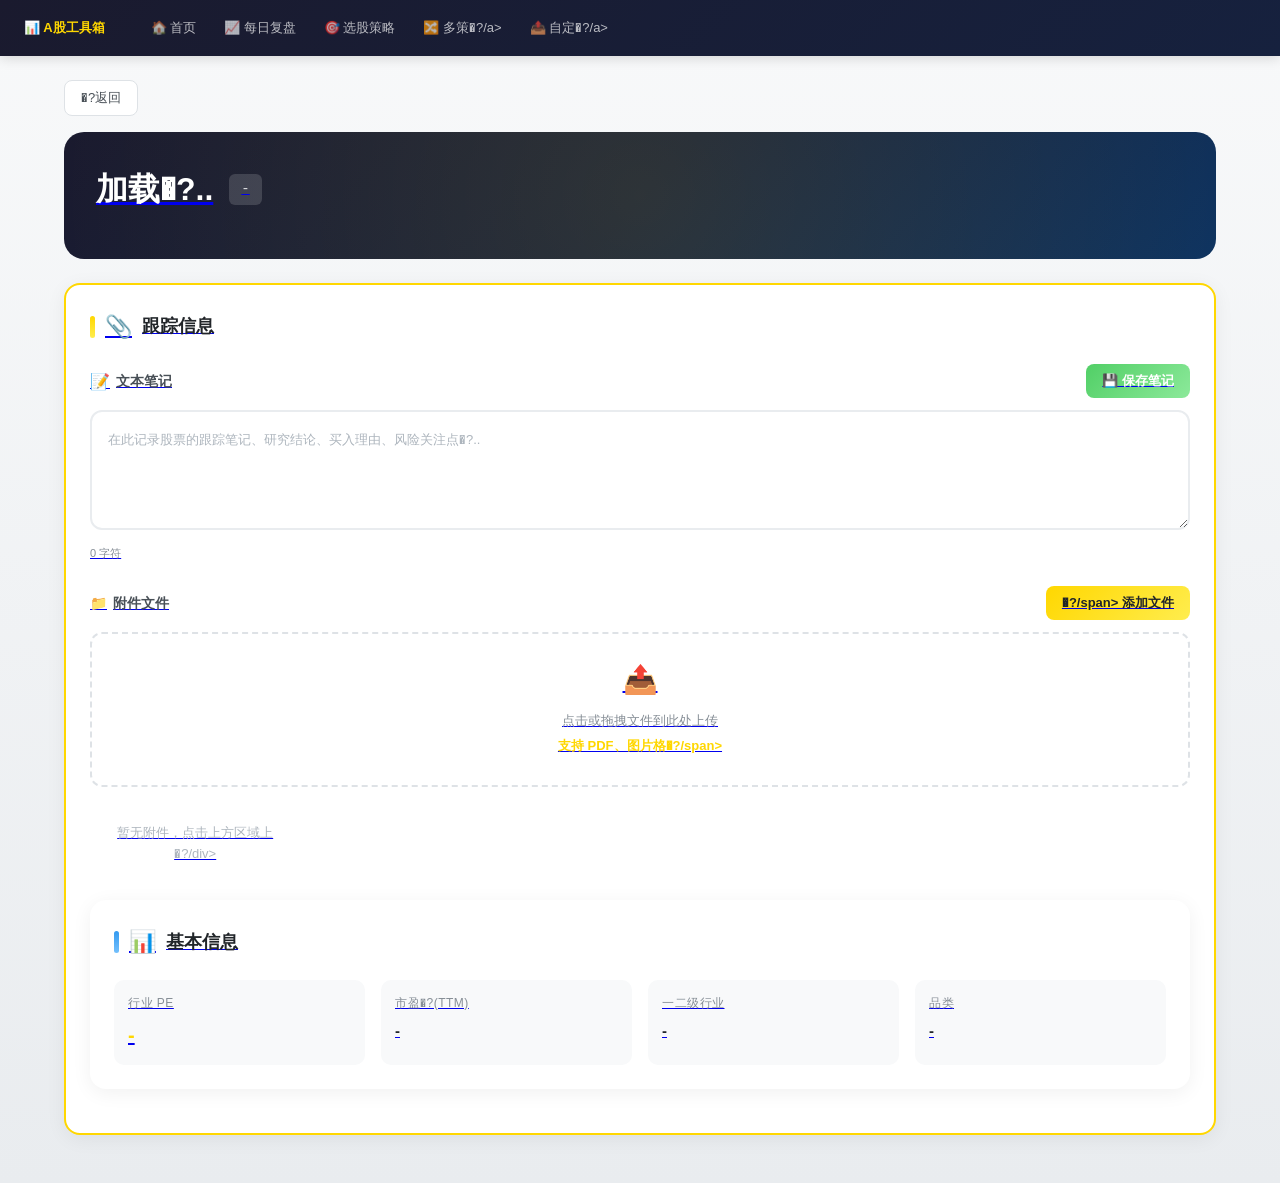
<file: stock_detail.html>
﻿<!DOCTYPE html>
<html lang="zh-CN">
<head>
<meta charset="UTF-8">
<meta name="viewport" content="width=device-width, initial-scale=1.0">
<title>股票详情</title>
<style>
* { box-sizing: border-box; margin: 0; padding: 0; }
body {
  font-family: -apple-system, BlinkMacSystemFont, "PingFang SC", "Microsoft YaHei", sans-serif;
  background: linear-gradient(180deg, #f8f9fa 0%, #e9ecef 100%);
  min-height: 100vh;
  color: #212529;
  font-size: 14px;
  line-height: 1.6;
}
.top-nav {
  background: linear-gradient(135deg, #1a1a2e 0%, #16213e 100%);
  padding: 0 24px;
  display: flex;
  align-items: center;
  height: 56px;
  position: sticky;
  top: 0;
  z-index: 100;
  box-shadow: 0 2px 12px rgba(0,0,0,0.15);
}
.top-nav a {
  color: rgba(255,255,255,0.7);
  text-decoration: none;
  font-size: 13px;
  padding: 6px 14px;
  border-radius: 6px;
  transition: all 0.2s;
  display: inline-flex;
  align-items: center;
  gap: 6px;
}
.top-nav a:hover { color: #fff; background: rgba(255,255,255,0.1); }
.nav-brand { font-size: 16px; font-weight: 700; color: #ffd700 !important; margin-right: 32px; display: flex; align-items: center; gap: 8px; padding: 0 !important; }
.nav-brand:hover { background: transparent !important; }
.nav-spacer { flex: 1; }
.container { max-width: 1200px; margin: 0 auto; padding: 24px; }

/* 股票头部 */
.stock-header {
  background: linear-gradient(135deg, #1a1a2e 0%, #16213e 50%, #0f3460 100%);
  border-radius: 20px;
  padding: 32px;
  margin-bottom: 24px;
  position: relative;
  overflow: hidden;
}
.stock-header::before { content: ''; position: absolute; top: -50%; left: -50%; width: 200%; height: 200%; background: radial-gradient(circle, rgba(255,215,0,0.1) 0%, transparent 50%); animation: pulse 4s ease-in-out infinite; }
@keyframes pulse { 0%, 100% { transform: scale(1); opacity: 0.5; } 50% { transform: scale(1.1); opacity: 0.8; } }
.stock-title { display: flex; align-items: center; gap: 16px; position: relative; }
.stock-title h1 { font-size: 32px; font-weight: 700; color: #fff; }
.stock-code { font-size: 14px; background: rgba(255,255,255,0.15); color: rgba(255,255,255,0.8); padding: 4px 12px; border-radius: 6px; font-family: 'SF Mono', 'Consolas', monospace; }
.stock-meta { display: flex; gap: 16px; margin-top: 12px; flex-wrap: wrap; position: relative; }
.stock-meta span { background: rgba(255,255,255,0.1); color: rgba(255,255,255,0.9); padding: 4px 12px; border-radius: 20px; font-size: 12px; }

/* 加载状�?*/
.loading-indicator { display: flex; align-items: center; gap: 8px; color: rgba(255,255,255,0.7); font-size: 13px; }
.loading-indicator .spinner { width: 16px; height: 16px; border: 2px solid rgba(255,255,255,0.3); border-top-color: #ffd700; border-radius: 50%; animation: spin 0.8s linear infinite; }
@keyframes spin { to { transform: rotate(360deg); } }

/* 跟踪信息模块 */
.tracking-section {
  background: #fff;
  border-radius: 16px;
  padding: 24px;
  margin-bottom: 24px;
  box-shadow: 0 4px 20px rgba(0,0,0,0.06);
  border: 2px solid #ffd700;
}
.section-title { font-size: 18px; font-weight: 700; color: #212529; margin-bottom: 20px; display: flex; align-items: center; gap: 10px; }
.section-title .icon { font-size: 22px; }
.section-title::before { content: ''; width: 5px; height: 22px; background: linear-gradient(180deg, #ffd700, #ffed4e); border-radius: 3px; }

/* 文本跟踪区域 */
.text-tracking { margin-bottom: 24px; }
.text-tracking-header { display: flex; align-items: center; justify-content: space-between; margin-bottom: 12px; }
.text-tracking-label { font-size: 14px; font-weight: 600; color: #495057; display: flex; align-items: center; gap: 6px; }
.text-tracking-label .icon { font-size: 16px; }
.save-text-btn { background: linear-gradient(135deg, #51cf66, #8ce99a); color: #fff; border: none; padding: 8px 16px; border-radius: 8px; font-size: 13px; font-weight: 600; cursor: pointer; display: flex; align-items: center; gap: 6px; transition: all 0.2s; }
.save-text-btn:hover { transform: translateY(-2px); box-shadow: 0 4px 12px rgba(81,207,102,0.3); }
.textarea-wrap { position: relative; }
.tracking-textarea { width: 100%; min-height: 120px; padding: 16px; border: 2px solid #e9ecef; border-radius: 12px; font-size: 13px; line-height: 1.8; resize: vertical; transition: border-color 0.2s; font-family: inherit; }
.tracking-textarea:focus { outline: none; border-color: #ffd700; }
.tracking-textarea::placeholder { color: #adb5bd; }
.text-meta { display: flex; justify-content: space-between; align-items: center; margin-top: 8px; font-size: 11px; color: #868e96; }
.text-meta .char-count {}

/* 文件上传区域 */
.file-tracking { margin-bottom: 16px; }
.file-tracking-header { display: flex; align-items: center; justify-content: space-between; margin-bottom: 12px; }
.file-tracking-label { font-size: 14px; font-weight: 600; color: #495057; display: flex; align-items: center; gap: 6px; }
.file-actions { display: flex; gap: 8px; }
.file-upload-btn { background: linear-gradient(135deg, #ffd700, #ffed4e); color: #212529; border: none; padding: 8px 16px; border-radius: 8px; font-size: 13px; font-weight: 600; cursor: pointer; display: flex; align-items: center; gap: 6px; transition: all 0.2s; }
.file-upload-btn:hover { transform: translateY(-2px); box-shadow: 0 4px 12px rgba(255,215,0,0.3); }
#file-input { display: none; }
.upload-area { border: 2px dashed #dee2e6; border-radius: 12px; padding: 24px; text-align: center; cursor: pointer; transition: all 0.2s; margin-bottom: 16px; }
.upload-area:hover { border-color: #ffd700; background: rgba(255,215,0,0.05); }
.upload-area .icon { font-size: 28px; margin-bottom: 8px; }
.upload-area p { color: #868e96; font-size: 13px; margin: 4px 0; }
.upload-area span { color: #ffd700; font-weight: 600; }

/* 文件列表 */
.tracking-list { display: grid; grid-template-columns: repeat(auto-fill, minmax(200px, 1fr)); gap: 12px; }
.tracking-item { background: #f8f9fa; border-radius: 10px; padding: 14px; display: flex; align-items: center; gap: 12px; cursor: pointer; transition: all 0.2s; border: 1px solid transparent; }
.tracking-item:hover { border-color: #ffd700; background: #fff; box-shadow: 0 4px 12px rgba(0,0,0,0.08); }
.tracking-item .thumb { width: 44px; height: 44px; border-radius: 8px; background: #e9ecef; display: flex; align-items: center; justify-content: center; font-size: 20px; flex-shrink: 0; }
.tracking-item .info { flex: 1; min-width: 0; }
.tracking-item .name { font-size: 12px; font-weight: 600; color: #212529; white-space: nowrap; overflow: hidden; text-overflow: ellipsis; margin-bottom: 2px; }
.tracking-item .date { font-size: 11px; color: #868e96; }
.tracking-item .delete-btn { width: 26px; height: 26px; border-radius: 50%; background: #fff; border: 1px solid #dee2e6; color: #868e96; font-size: 14px; cursor: pointer; display: flex; align-items: center; justify-content: center; transition: all 0.2s; flex-shrink: 0; }
.tracking-item .delete-btn:hover { background: #ff6b6b; color: #fff; border-color: #ff6b6b; }
.tracking-empty { text-align: center; padding: 20px; color: #adb5bd; font-size: 13px; }

/* 基本信息模块 */
.basic-section {
  background: #fff;
  border-radius: 16px;
  padding: 24px;
  margin-bottom: 20px;
  box-shadow: 0 4px 20px rgba(0,0,0,0.06);
}
.module-title { font-size: 18px; font-weight: 700; color: #212529; margin-bottom: 20px; display: flex; align-items: center; gap: 10px; }
.module-title .icon { font-size: 22px; }
.module-title::before { content: ''; width: 5px; height: 22px; background: linear-gradient(180deg, #339af0, #74c0fc); border-radius: 3px; }
.card-grid { display: grid; grid-template-columns: repeat(auto-fit, minmax(200px, 1fr)); gap: 16px; }
.info-item { padding: 14px; background: #f8f9fa; border-radius: 10px; }
.info-label { font-size: 12px; color: #868e96; margin-bottom: 6px; text-transform: uppercase; letter-spacing: 0.5px; }
.info-value { font-size: 15px; font-weight: 600; color: #212529; }
.info-value.highlight { color: #ffd700; font-size: 20px; }
.section-subtitle { font-size: 15px; font-weight: 600; color: #212529; margin-bottom: 14px; display: flex; align-items: center; gap: 8px; padding-left: 8px; border-left: 3px solid #dee2e6; }
.tag-cloud { display: flex; flex-wrap: wrap; gap: 6px; }
.concept-tag { background: linear-gradient(135deg, rgba(132,94,247,0.1), rgba(132,94,247,0.05)); color: #845ef7; border: 1px solid rgba(132,94,247,0.2); padding: 5px 12px; border-radius: 6px; font-size: 12px; transition: all 0.2s; cursor: pointer; }
.concept-tag:hover { background: #845ef7; color: #fff; }
.concept-tag.active { background: #845ef7; color: #fff; }

/* 同概念股票列�?*/
.related-stocks-list { display: flex; flex-direction: column; gap: 8px; }
.related-stock-item {
  display: flex;
  align-items: center;
  gap: 12px;
  padding: 12px 16px;
  background: #f8f9fa;
  border-radius: 10px;
  cursor: pointer;
  transition: all 0.2s;
  border: 1px solid transparent;
}
.related-stock-item:hover {
  background: #fff;
  border-color: #845ef7;
  transform: translateX(4px);
  box-shadow: 0 2px 8px rgba(132,94,247,0.15);
}
.related-stock-item .stock-name { font-weight: 600; color: #212529; flex: 1; }
.related-stock-item .stock-code { color: #6c757d; font-size: 12px; font-family: monospace; }
.related-stock-item .stock-strategies { font-size: 11px; color: #845ef7; background: rgba(132,94,247,0.1); padding: 3px 8px; border-radius: 4px; }
.related-empty { text-align: center; padding: 24px; color: #6c757d; }
.related-more { text-align: center; padding: 12px; color: #999; font-size: 12px; }
.content-box { background: #f8f9fa; border-radius: 10px; padding: 16px; font-size: 13px; color: #495057; line-height: 1.8; }
.content-scroll { max-height: 200px; overflow-y: auto; padding-right: 8px; }
.content-scroll::-webkit-scrollbar { width: 6px; }
.content-scroll::-webkit-scrollbar-thumb { background: #dee2e6; border-radius: 3px; }
.highlight-box { background: linear-gradient(135deg, rgba(255,215,0,0.1), rgba(255,237,78,0.05)); border: 1px solid rgba(255,215,0,0.3); border-radius: 10px; padding: 16px; }
.warning-box { background: linear-gradient(135deg, rgba(255,107,107,0.1), rgba(255,107,107,0.05)); border: 1px solid rgba(255,107,107,0.3); border-radius: 10px; padding: 16px; display: flex; align-items: flex-start; gap: 12px; }
.warning-box .icon { font-size: 20px; flex-shrink: 0; }
.warning-box .text { font-size: 13px; color: #c92a2a; line-height: 1.6; }
.back-btn { background: #fff; border: 1px solid #dee2e6; color: #495057; padding: 8px 16px; border-radius: 8px; cursor: pointer; font-size: 13px; display: inline-flex; align-items: center; gap: 6px; transition: all 0.2s; margin-bottom: 16px; }
.back-btn:hover { border-color: #ffd700; color: #ffd700; }

/* 模态框 */
.modal { display: none; position: fixed; top: 0; left: 0; right: 0; bottom: 0; background: rgba(0,0,0,0.85); z-index: 1000; justify-content: center; align-items: center; padding: 24px; }
.modal.show { display: flex; }
.modal-content { background: #fff; border-radius: 16px; max-width: 90vw; max-height: 90vh; overflow: auto; position: relative; }
.modal-close { position: absolute; top: 12px; right: 12px; width: 36px; height: 36px; border-radius: 50%; background: rgba(0,0,0,0.5); color: #fff; border: none; font-size: 20px; cursor: pointer; display: flex; align-items: center; justify-content: center; z-index: 10; }
.modal-close:hover { background: rgba(0,0,0,0.8); }
.modal img { max-width: 100%; max-height: 85vh; display: block; border-radius: 12px; }
.pdf-frame { width: 800px; height: 80vh; border: none; border-radius: 12px; }
.loading { text-align: center; padding: 48px; color: #868e96; }

/* 文本查看模态框 */
.text-viewer { padding: 24px; min-width: 400px; max-width: 700px; }
.text-viewer-header { display: flex; justify-content: space-between; align-items: center; margin-bottom: 16px; padding-bottom: 12px; border-bottom: 1px solid #dee2e6; }
.text-viewer-title { font-size: 16px; font-weight: 600; color: #212529; }
.text-viewer-date { font-size: 12px; color: #868e96; }
.text-viewer-content { background: #f8f9fa; border-radius: 10px; padding: 20px; max-height: 60vh; overflow-y: auto; font-size: 14px; line-height: 1.8; white-space: pre-wrap; word-break: break-all; }
.text-viewer-content::-webkit-scrollbar { width: 6px; }
.text-viewer-content::-webkit-scrollbar-thumb { background: #dee2e6; border-radius: 3px; }

@media (max-width: 768px) {
  .container { padding: 16px; }
  .stock-header { padding: 24px 16px; border-radius: 16px; }
  .stock-title h1 { font-size: 24px; }
  .card-grid { grid-template-columns: 1fr 1fr; }
  .tracking-list { grid-template-columns: 1fr; }
  .pdf-frame { width: 95vw; height: 70vh; }
  .text-viewer { min-width: 90vw; }
}
</style>
</head>
<body>
<nav class="top-nav">
  <a href="index.html" class="nav-brand">📊 A股工具箱</a>
  <a href="index.html">🏠 首页</a>
  <a href="市场复盘_20260430_v4.html">📈 每日复盘</a>
  <a href="选股策略_导航.html">🎯 选股策略</a>
  <a href="选股策略_多策�?html">🔀 多策�?/a>
  <a href="选股策略_自定义上�?html">📤 自定�?/a>
  <span class="nav-spacer"></span>
</nav>

<div class="container">
  <!-- 返回按钮 -->
  <button class="back-btn" onclick="window.close()">�?返回</button>

  <!-- 股票头部信息 -->
  <div class="stock-header">
    <div class="stock-title">
      <h1 id="stock-name">加载�?..</h1>
      <span class="stock-code" id="stock-code">-</span>
    </div>
    <div class="stock-meta" id="stock-meta">
      <div class="loading-indicator" id="loading-indicator" style="display:none;">
        <div class="spinner"></div>
        <span>正在加载详情...</span>
      </div>
    </div>
  </div>

  <!-- ========== 跟踪信息模块 ========== -->
  <div class="tracking-section">
    <div class="section-title"><span class="icon">📎</span>跟踪信息</div>
    
    <!-- 文本跟踪 -->
    <div class="text-tracking">
      <div class="text-tracking-header">
        <div class="text-tracking-label"><span class="icon">📝</span> 文本笔记</div>
        <button class="save-text-btn" onclick="saveText()">💾 保存笔记</button>
      </div>
      <div class="textarea-wrap">
        <textarea class="tracking-textarea" id="tracking-text" placeholder="在此记录股票的跟踪笔记、研究结论、买入理由、风险关注点�?.."></textarea>
      </div>
      <div class="text-meta">
        <span class="char-count" id="char-count">0 字符</span>
        <span id="last-save-time"></span>
      </div>
    </div>

    <!-- 文件上传 -->
    <div class="file-tracking">
      <div class="file-tracking-header">
        <div class="file-tracking-label"><span class="icon">📁</span> 附件文件</div>
        <div class="file-actions">
          <button class="file-upload-btn" onclick="document.getElementById('file-input').click()">
            <span>�?/span> 添加文件
          </button>
        </div>
      </div>
      <input type="file" id="file-input" accept=".pdf,.png,.jpg,.jpeg,.gif,.webp" multiple>
      <div class="upload-area" onclick="document.getElementById('file-input').click()">
        <div class="icon">📤</div>
        <p>点击或拖拽文件到此处上传</p>
        <p><span>支持 PDF、图片格�?/span></p>
      </div>
      <div class="tracking-list" id="tracking-list">
        <div class="tracking-empty">暂无附件，点击上方区域上�?/div>
      </div>
    </div>
  </div>

  <!-- ========== 基本信息模块 ========== -->
  <div class="basic-section">
    <div class="module-title"><span class="icon">📊</span>基本信息</div>
    
    <div class="card-grid">
      <div class="info-item">
        <div class="info-label">行业 PE</div>
        <div class="info-value highlight" id="val-industry-pe">-</div>
      </div>
      <div class="info-item">
        <div class="info-label">市盈�?(TTM)</div>
        <div class="info-value" id="val-pe">-</div>
      </div>
      <div class="info-item">
        <div class="info-label">一二级行业</div>
        <div class="info-value" id="val-industry">-</div>
      </div>
      <div class="info-item">
        <div class="info-label">品类</div>
        <div class="info-value" id="val-category">-</div>
      </div>
    </div>
  </div>

  <!-- 概念主题 -->
  <div class="basic-section" id="concept-section" style="display:none;">
    <div class="section-subtitle">概念和主�?<span style="font-size:12px;color:#999;">(点击查看同类股票)</span></div>
    <div class="tag-cloud" id="concept-tags"></div>
  </div>

  <!-- 同概念股�?-->
  <div class="basic-section" id="related-stocks-section" style="display:none;">
    <div class="section-subtitle" id="related-stocks-title">同概念股�?/div>
    <div class="related-stocks-list" id="related-stocks-list"></div>
  </div>

  <!-- 主营构成 -->
  <div class="basic-section" id="business-section" style="display:none;">
    <div class="section-subtitle">主营构成</div>
    <div class="content-box content-scroll" id="val-business-type">-</div>
  </div>

  <!-- 主营业务 -->
  <div class="basic-section" id="main-biz-section" style="display:none;">
    <div class="section-subtitle">主营业务</div>
    <div class="content-box content-scroll" id="val-main-business">-</div>
  </div>

  <!-- 公司亮点 -->
  <div class="basic-section" id="highlight-section" style="display:none;">
    <div class="section-subtitle">公司亮点</div>
    <div class="highlight-box" id="val-highlight">-</div>
  </div>

  <!-- 风险提示 -->
  <div class="basic-section" id="risk-section" style="display:none;">
    <div class="section-subtitle">风险提示</div>
    <div id="risk-container"></div>
  </div>
</div>

<!-- 查看大图/文档的模态框 -->
<div class="modal" id="preview-modal">
  <div class="modal-content" id="modal-content">
    <button class="modal-close" onclick="closeModal()">×</button>
    <div class="loading" id="modal-loading">加载�?..</div>
  </div>
</div>

<!-- 文本查看器模态框 -->
<div class="modal" id="text-modal">
  <div class="modal-content">
    <button class="modal-close" onclick="closeTextModal()">×</button>
    <div class="text-viewer">
      <div class="text-viewer-header">
        <span class="text-viewer-title">📝 笔记内容</span>
        <span class="text-viewer-date" id="text-viewer-date"></span>
      </div>
      <div class="text-viewer-content" id="text-viewer-content"></div>
    </div>
  </div>
</div>

<script>
// 股票数据
let stockInfo = null;
let trackingData = {};
let strategyData = null;  // 策略数据缓存
let conceptMapping = null;  // 概念映射缓存
let stockDetailIndex = null;  // 股票索引缓存
let currentConcept = '';    // 当前选中的概�?
// 获取股票代码
function getStockCode() {
  const params = new URLSearchParams(window.location.search);
  return params.get('code') || '';
}

// 缓存已加载的详情数据
const detailCache = {};

// 按需加载单个股票的详情数�?async function loadStockDetail(code) {
  if (detailCache[code]) {
    return detailCache[code];
  }
  
  document.getElementById('loading-indicator').style.display = 'flex';
  
  try {
    // 分片文件索引映射 (�?00条一个文�?
    const idx = parseInt(code) % 5500 / 100 | 0;
    const filename = `/stock_data/stock_detail_${String(idx).padStart(3, '0')}.json`;
    const res = await fetch(filename);
    const data = await res.json();
    
    const info = data[code];
    if (info) {
      detailCache[code] = info;
    }
    
    document.getElementById('loading-indicator').style.display = 'none';
    return info;
  } catch (e) {
    console.error('加载详情失败:', e);
    document.getElementById('loading-indicator').style.display = 'none';
    return null;
  }
}

// 加载策略数据
async function loadStrategyData() {
  if (strategyData) return;  // 已缓�?  try {
    const res = await fetch('/strategy_data.json');
    strategyData = await res.json();
  } catch (e) {
    console.error('加载策略数据失败:', e);
  }
}

// 加载概念映射
async function loadConceptMapping() {
  if (conceptMapping) return;  // 已缓�?  try {
    const res = await fetch('/concept_mapping.json?t=' + Date.now());
    conceptMapping = await res.json();
  } catch (e) {
    console.error('加载概念映射失败:', e);
    conceptMapping = {};
  }
}

// 加载股票数据（快速加载基本信息）
async function loadStockData() {
  const code = getStockCode();
  
  if (!code) {
    document.getElementById('stock-name').textContent = '未提供股票代�?;
    return;
  }
  
  try {
    // 先显示代码（快速）
    document.getElementById('stock-code').textContent = code;
    
    // 直接从项目目录加载基本信�?    const res = await fetch('/stock_detail_index.json');
    const index = await res.json();
    // 保存到缓存变�?    stockDetailIndex = index;
    
    const basicInfo = index[code];
    if (basicInfo) {
      document.getElementById('stock-name').textContent = basicInfo['名称'] || code;
      document.getElementById('val-industry-pe').textContent = basicInfo['行业PE'] || '-';
      document.getElementById('val-industry').textContent = basicInfo['一二级行业'] || '-';
    }
    
    // 加载跟踪数据（localStorage�?    loadTrackingData(code);

    // 异步加载策略数据和概念映�?    loadStrategyData();
    loadConceptMapping();
    
    // 异步加载完整详情
    const fullInfo = await loadStockDetail(code);
    if (fullInfo) {
      renderFullDetail(fullInfo);
    } else {
      document.getElementById('stock-name').textContent = basicInfo?.['名称'] || code + ' (部分数据)';
    }
    
  } catch (e) {
    console.error('加载数据失败:', e);
    document.getElementById('stock-name').textContent = '数据加载失败';
  }
}

// 渲染完整详情（按需加载后调用）
function renderFullDetail(info) {
  // 基本信息
  setVal('val-pe', info['市盈(TTM)'] || '-');
  setVal('val-category', info['品类'] || '-');
  
  // 概念标签
  const concepts = (info['概念和主�?] || '').split(/[,，、\s]+/).filter(Boolean);
  if (concepts.length > 0) {
    document.getElementById('concept-section').style.display = 'block';
    // 保存概念列表
    window.stockConcepts = concepts;
    // 保存当前股票代码
    window.currentStockCode = getStockCode();
    // 生成可点击的标签（先不显示数字）
    const tagHtml = concepts.map(c => {
      const count = conceptMapping && conceptMapping[c] ? conceptMapping[c].length : '...';
      return `<span class="concept-tag" data-concept="${c}">${c} (${count})</span>`;
    }).join('');
    document.getElementById('concept-tags').innerHTML = tagHtml;
    // 添加点击事件
    document.querySelectorAll('.concept-tag').forEach(tag => {
      tag.addEventListener('click', handleConceptClick);
    });
    
    // 如果概念映射还未加载，异步更新数�?    if (!conceptMapping) {
      loadConceptMapping().then(() => {
        updateConceptCounts(concepts);
      });
    }
  }
  
  // 主营构成
  if (info['主营构成']) {
    document.getElementById('business-section').style.display = 'block';
    setVal('val-business-type', info['主营构成']);
  }
  
  // 主营业务
  if (info['主营业务']) {
    document.getElementById('main-biz-section').style.display = 'block';
    setVal('val-main-business', info['主营业务']);
  }
  
  // 公司亮点
  if (info['公司亮点']) {
    document.getElementById('highlight-section').style.display = 'block';
    document.getElementById('val-highlight').textContent = info['公司亮点'];
  }
  
  // 风险提示
  if (info['风险提示']) {
    document.getElementById('risk-section').style.display = 'block';
    document.getElementById('risk-container').innerHTML = 
      `<div class="warning-box"><span class="icon">⚠️</span><span class="text">${info['风险提示']}</span></div>`;
  }
}

function setVal(id, val, extraClass = '') {
  const el = document.getElementById(id);
  if (el) {
    el.textContent = val || '-';
    if (extraClass) el.classList.add(extraClass);
  }
}

// ========== 跟踪数据管理 ==========
function getTrackingKey(code) {
  return `tracking_${code}`;
}

function loadTrackingData(code) {
  const stored = localStorage.getItem(getTrackingKey(code));
  trackingData = stored ? JSON.parse(stored) : { text: '', textDate: '', files: [] };
  
  // 渲染文本
  document.getElementById('tracking-text').value = trackingData.text || '';
  updateCharCount();
  updateLastSaveTime();
  
  // 渲染文件
  renderFileList();
}

function saveTrackingData() {
  const code = getStockCode();
  localStorage.setItem(getTrackingKey(code), JSON.stringify(trackingData));
}

// 文本跟踪
function saveText() {
  const text = document.getElementById('tracking-text').value;
  trackingData.text = text;
  trackingData.textDate = new Date().toLocaleString('zh-CN');
  saveTrackingData();
  updateLastSaveTime();
  alert('笔记已保存！');
}

function updateCharCount() {
  const text = document.getElementById('tracking-text').value;
  document.getElementById('char-count').textContent = `${text.length} 字符`;
}

function updateLastSaveTime() {
  const el = document.getElementById('last-save-time');
  if (trackingData.textDate) {
    el.textContent = `最后保�? ${trackingData.textDate}`;
  } else {
    el.textContent = '';
  }
}

function viewText() {
  if (!trackingData.text) {
    alert('暂无笔记内容');
    return;
  }
  document.getElementById('text-viewer-date').textContent = trackingData.textDate || '';
  document.getElementById('text-viewer-content').textContent = trackingData.text;
  document.getElementById('text-modal').classList.add('show');
}

function closeTextModal() {
  document.getElementById('text-modal').classList.remove('show');
}

// 文件管理
function renderFileList() {
  const list = document.getElementById('tracking-list');
  if (!trackingData.files || trackingData.files.length === 0) {
    list.innerHTML = '<div class="tracking-empty">暂无附件，点击上方区域上�?/div>';
    return;
  }
  list.innerHTML = trackingData.files.map((f, i) => `
    <div class="tracking-item" onclick="previewFile(${i})">
      <div class="thumb">${getFileIcon(f.type)}</div>
      <div class="info">
        <div class="name" title="${f.name}">${f.name}</div>
        <div class="date">${f.date}</div>
      </div>
      <button class="delete-btn" onclick="event.stopPropagation(); deleteFile(${i})">×</button>
    </div>
  `).join('');
}

function getFileIcon(type) {
  if (type.includes('pdf')) return '📄';
  if (type.includes('image')) return '🖼�?;
  return '📎';
}

function deleteFile(index) {
  if (confirm('确定要删除这个文件吗�?)) {
    trackingData.files.splice(index, 1);
    saveTrackingData();
    renderFileList();
  }
}

function handleFiles(files) {
  Array.from(files).forEach(file => {
    const reader = new FileReader();
    reader.onload = function(e) {
      const fileData = {
        name: file.name,
        type: file.type,
        data: e.target.result,
        date: new Date().toLocaleDateString()
      };
      if (!trackingData.files) trackingData.files = [];
      trackingData.files.push(fileData);
      saveTrackingData();
      renderFileList();
    };
    reader.readAsDataURL(file);
  });
}

function previewFile(index) {
  const file = trackingData.files[index];
  const modal = document.getElementById('preview-modal');
  const content = document.getElementById('modal-content');
  
  modal.classList.add('show');
  
  if (file.type.includes('image')) {
    content.innerHTML = `
      <button class="modal-close" onclick="closeModal()">×</button>
      <img src="${file.data}" alt="${file.name}">
    `;
  } else if (file.type.includes('pdf')) {
    content.innerHTML = `
      <button class="modal-close" onclick="closeModal()">×</button>
      <iframe class="pdf-frame" src="${file.data}"></iframe>
    `;
  } else {
    content.innerHTML = `
      <button class="modal-close" onclick="closeModal()">×</button>
      <div class="loading">无法预览此文件类�? ${file.name}</div>
    `;
  }
}

function closeModal() {
  document.getElementById('preview-modal').classList.remove('show');
}

// 文件上传事件
document.getElementById('file-input').addEventListener('change', function(e) {
  handleFiles(e.target.files);
  e.target.value = '';
});

// 文本输入监听
document.getElementById('tracking-text').addEventListener('input', updateCharCount);

// 拖拽上传
const uploadArea = document.querySelector('.upload-area');
uploadArea.addEventListener('dragover', function(e) {
  e.preventDefault();
  uploadArea.style.borderColor = '#ffd700';
  uploadArea.style.background = 'rgba(255,215,0,0.1)';
});
uploadArea.addEventListener('dragleave', function(e) {
  e.preventDefault();
  uploadArea.style.borderColor = '#dee2e6';
  uploadArea.style.background = '';
});
uploadArea.addEventListener('drop', function(e) {
  e.preventDefault();
  uploadArea.style.borderColor = '#dee2e6';
  uploadArea.style.background = '';
  handleFiles(e.dataTransfer.files);
});

// 初始�?loadStockData();

// 更新概念标签的数�?async function updateConceptCounts(concepts) {
  if (!conceptMapping) {
    await loadConceptMapping();
  }
  
  concepts.forEach(concept => {
    const tag = document.querySelector(`.concept-tag[data-concept="${concept}"]`);
    if (tag && conceptMapping[concept]) {
      const count = conceptMapping[concept].length;
      tag.textContent = `${concept} (${count})`;
    }
  });
}

// ========== 概念股票关联 ==========
// 处理概念标签点击
function handleConceptClick(e) {
  const concept = e.target.dataset.concept;
  const currentCode = window.currentStockCode;

  // 切换选中状�?  document.querySelectorAll('.concept-tag').forEach(tag => {
    tag.classList.remove('active');
  });
  e.target.classList.add('active');

  // 查找同概念的策略股票
  showRelatedStocks(concept, currentCode);
}

// 显示同概念股票（使用概念映射，高性能�?async function showRelatedStocks(concept, excludeCode) {
  const section = document.getElementById('related-stocks-section');
  const list = document.getElementById('related-stocks-list');
  const title = document.getElementById('related-stocks-title');
  // 确保策略数据已加载
  await loadStrategyData();
  
  if (!conceptMapping || !stockDetailIndex) {
    section.style.display = 'none';
    return;
  }
  
  // 从概念映射获取同概念的股票代码列�?  const codes = conceptMapping[concept] || [];
  const filteredCodes = codes.filter(c => c !== excludeCode);
  
  title.textContent = `"${concept}" 相关股票 (${filteredCodes.length}�?`;
  
  if (filteredCodes.length > 0) {
    section.style.display = 'block';
    
    // 构建股票列表HTML
    const stockHtml = filteredCodes.slice(0, 30).map(code => {
      const basicInfo = stockDetailIndex[code] || {};
      const name = basicInfo.name || code;
      
      // 查找策略信息
      let strategies = [];
      if (strategyData) {
        const s = strategyData.find(item => String(item.code).trim() === String(code).trim());
        if (s) {
          if (s.s1) strategies.push('持股增长');
          if (s.s2) strategies.push('盈利质量');
          if (s.s3) strategies.push('全速前进');
          if (s.s4) strategies.push('机构持股增长');
        }
      }
      
      return `<div class="related-stock-item" onclick="openStockDetail('${code}')">
        <span class="stock-name">${name}</span>
        <span class="stock-code">${code}</span>
        ${strategies.length > 0 ? `<span class="stock-strategies">${strategies.join('、')}</span>` : '<span class="stock-strategies" style="color:#999;">未命�?/span>'}
      </div>`;
    }).join('');
    
    list.innerHTML = stockHtml + (filteredCodes.length > 30 ? `<div class="related-more">还有 ${filteredCodes.length - 30} �?..</div>` : '');
  } else {
    section.style.display = 'block';
    list.innerHTML = '<div class="related-empty">暂无同概念股�?/div>';
  }
}

// 保留原函数以备需要（不再使用，因为概念映射已提供快速查找）
async function findRelatedByConcept(concept, excludeCode) {
  // 已重写为 showRelatedStocks() 使用 conceptMapping
  return [];
}

// 打开股票详情�?function openStockDetail(code) {
  window.open(`/stock_detail.html?code=${code}`, '_blank');
}
</script>
</body>
</html>
</file>
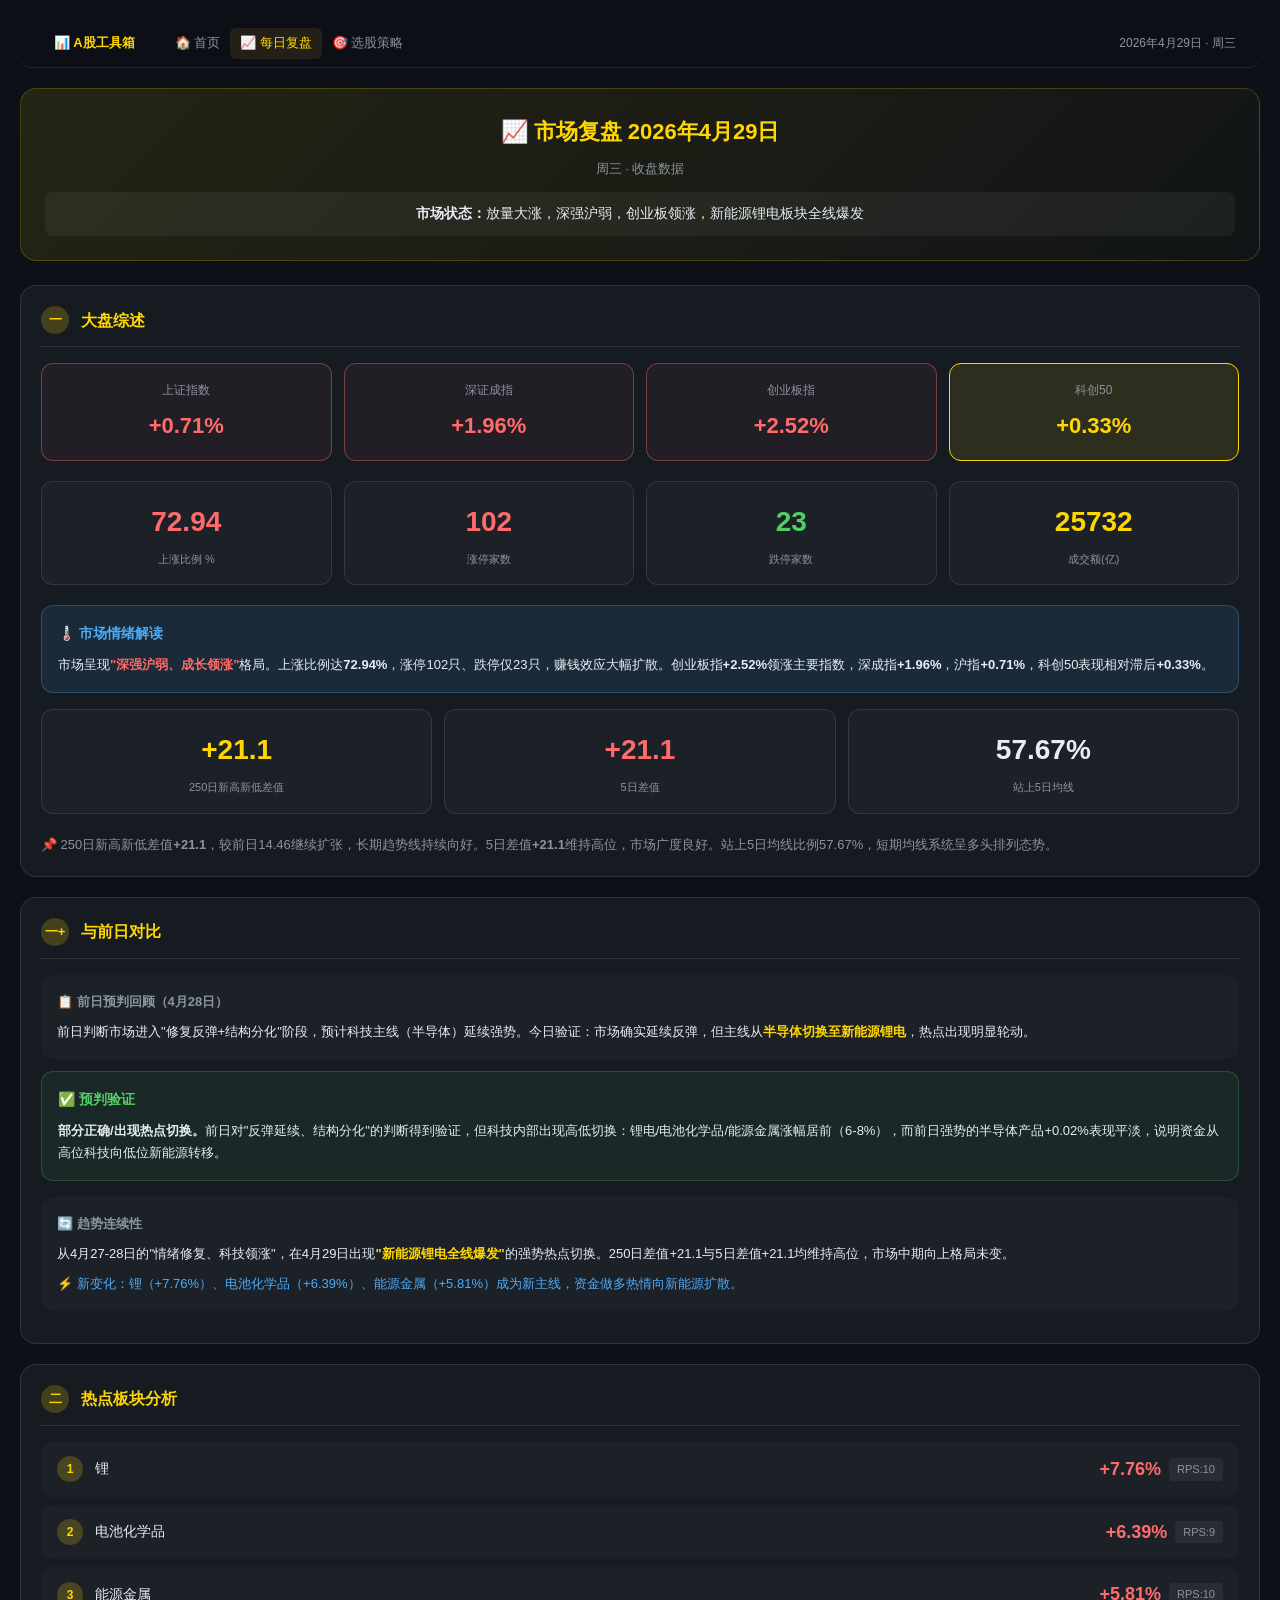
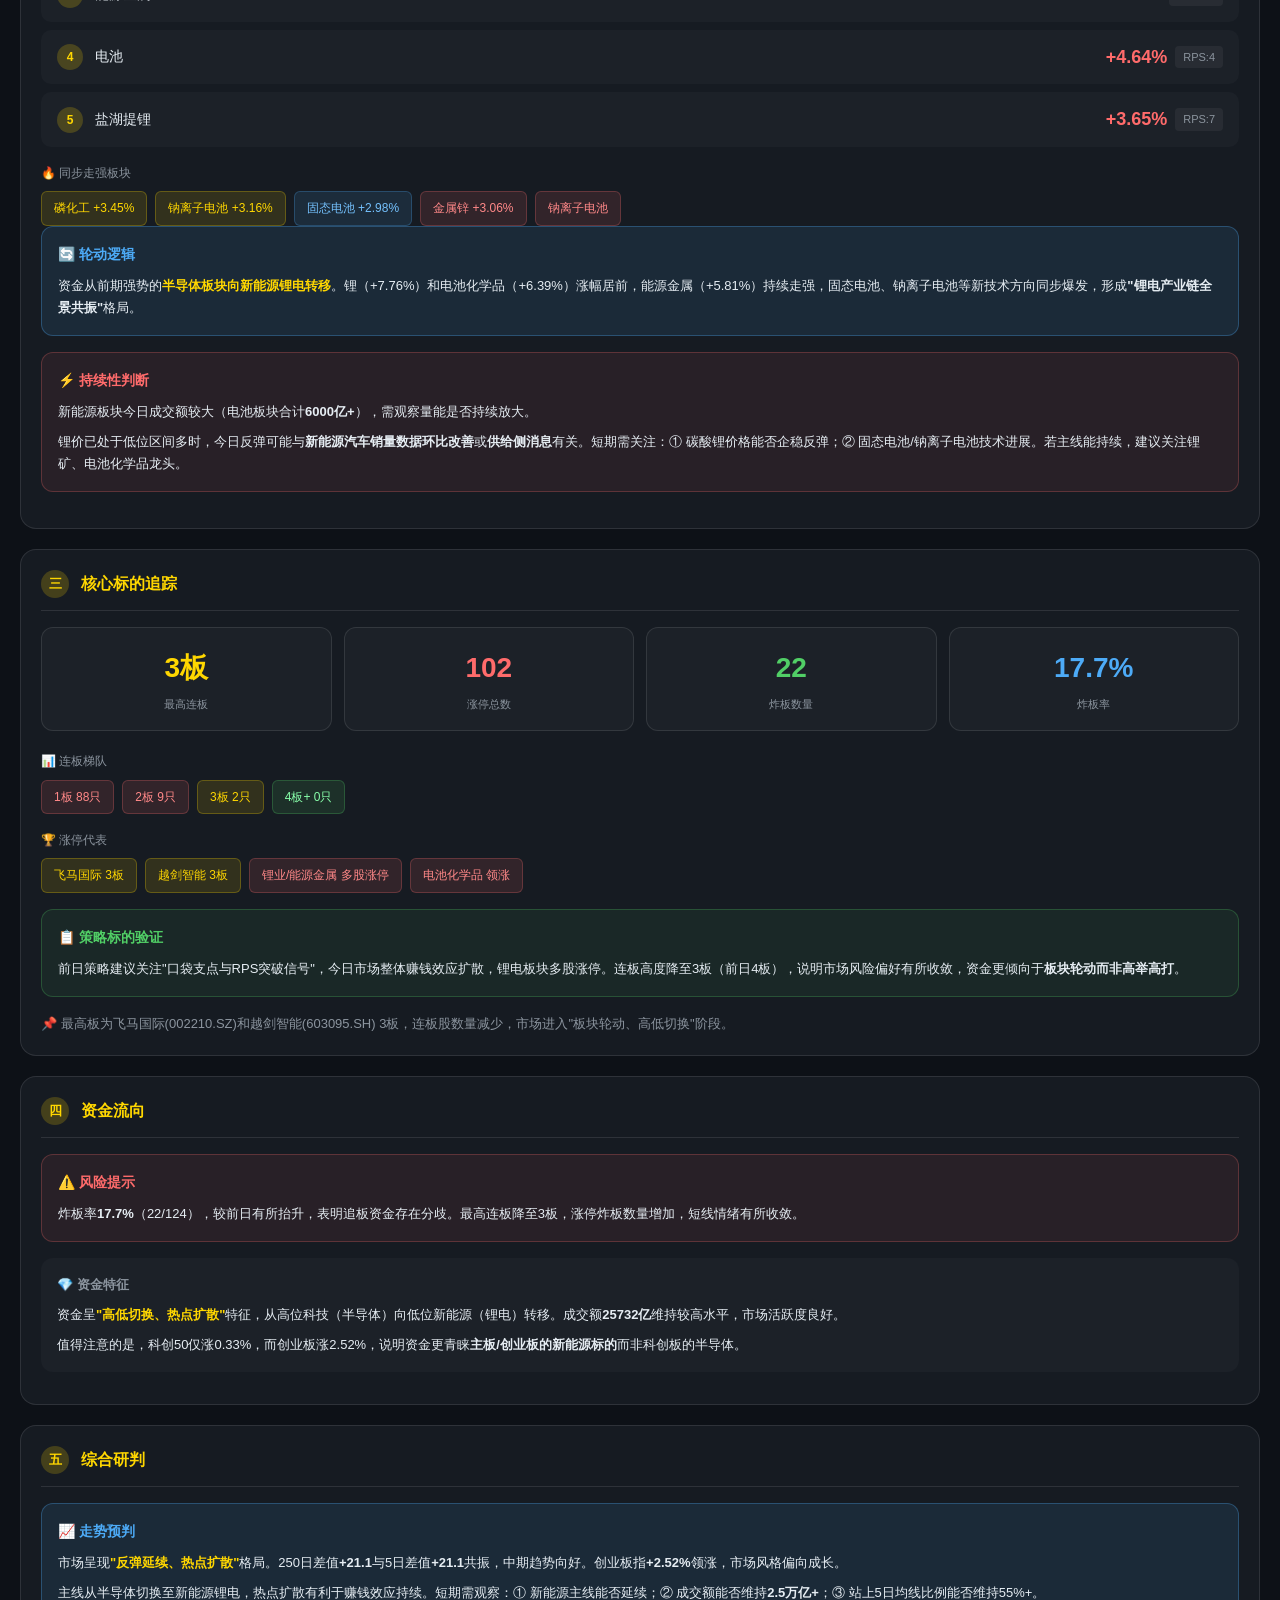
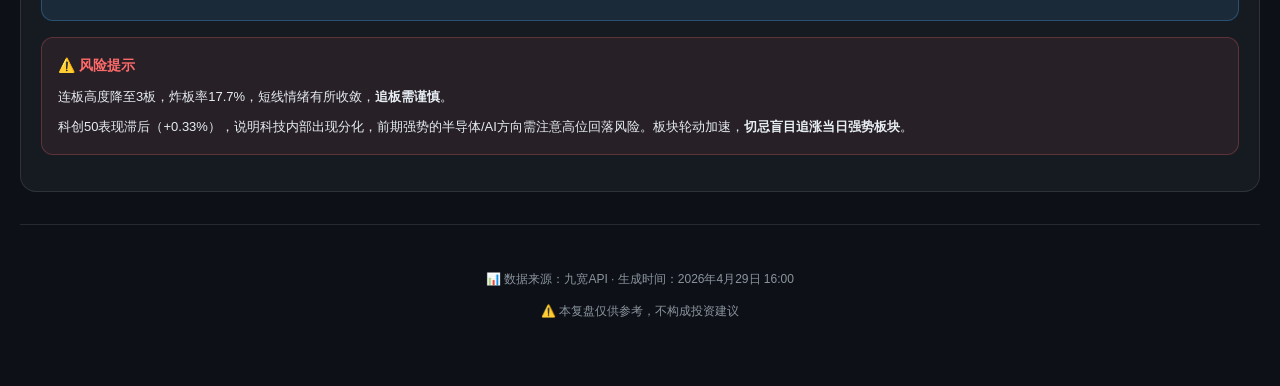
<file: 市场复盘_20260429_v3.html>
<!DOCTYPE html>
<html lang="zh-CN">
<head><meta charset="UTF-8"><title>市场复盘 2026年4月29日</title>
<style>
:root{
  --bg:#0d1117;--bg2:#161b22;--bg3:#1c2128;
  --gold:#ffd700;--red:#ff6b6b;--green:#51cf66;--blue:#4dabf7;--purple:#cc5de8;
  --text:#e6edf3;--sub:#8b949e;--border:rgba(255,255,255,0.1)
}
*{box-sizing:border-box}
body{font-family:-apple-system,'PingFang SC','Microsoft YaHei',sans-serif;background:var(--bg);color:var(--text);font-size:14px;line-height:1.7;margin:0;padding:20px}
.site-nav{background:rgba(13,17,23,.95);border-bottom:1px solid var(--border);padding:0 24px;display:flex;align-items:center;height:48px;border-radius:12px;margin-bottom:20px}
.site-nav a{color:var(--sub);text-decoration:none;font-size:13px;padding:4px 10px;border-radius:6px}
.site-nav a:hover{color:var(--text);background:rgba(255,255,255,.06)}
.site-nav a.active{color:var(--gold);background:rgba(240,180,41,.1)}
.nav-brand{font-weight:700;color:var(--gold)!important;margin-right:20px}
.nav-sep{flex:1}

.hero{text-align:center;padding:24px;background:linear-gradient(135deg,rgba(255,215,0,.1),rgba(255,215,0,.02));border:1px solid rgba(255,215,0,.2);border-radius:16px;margin-bottom:24px}
.hero h1{font-size:22px;font-weight:700;color:var(--gold);margin:0 0 8px}
.hero .date{color:var(--sub);font-size:13px}
.hero .status{margin-top:12px;padding:10px 20px;background:rgba(255,255,255,.05);border-radius:8px;font-size:14px}

.section{background:var(--bg2);border:1px solid var(--border);border-radius:16px;padding:20px;margin-bottom:20px}
.section-header{display:flex;align-items:center;gap:12px;margin-bottom:16px;padding-bottom:12px;border-bottom:1px solid var(--border)}
.section-icon{font-size:24px}
.section-title{font-size:16px;font-weight:700;color:var(--gold);margin:0}
.section-num{display:inline-block;width:28px;height:28px;line-height:28px;text-align:center;background:rgba(255,215,0,.2);color:var(--gold);border-radius:50%;font-size:13px;font-weight:700}

.idx-grid{display:grid;grid-template-columns:repeat(4,1fr);gap:12px;margin-bottom:20px}
.idx-card{text-align:center;padding:16px 12px;background:var(--bg3);border-radius:12px;border:1px solid var(--border);transition:all .2s}
.idx-card:hover{border-color:var(--gold);transform:translateY(-2px)}
.idx-card.up{border-color:rgba(255,107,107,.4);background:rgba(255,107,107,.05)}
.idx-card.down{border-color:rgba(81,207,102,.4);background:rgba(81,207,102,.05)}
.idx-card.highlight{border-color:var(--gold);background:rgba(255,215,0,.1)}
.idx-name{font-size:12px;color:var(--sub);margin-bottom:6px}
.idx-pct{font-size:22px;font-weight:800}
.idx-card.up .idx-pct{color:var(--red)}
.idx-card.down .idx-pct{color:var(--green)}
.idx-card.highlight .idx-pct{color:var(--gold)}

.emotion-row{display:grid;grid-template-columns:120px 1fr;gap:24px;align-items:center;margin-bottom:20px}
.emotion-score{text-align:center;padding:20px;background:var(--bg3);border-radius:12px}
.score-num{font-size:48px;font-weight:900;color:var(--gold);line-height:1}
.score-label{font-size:12px;color:var(--sub);margin-top:4px}
.score-change{font-size:13px;color:var(--green);margin-top:8px}
.emotion-bars{flex:1}
.bar-item{display:flex;align-items:center;gap:12px;margin-bottom:12px}
.bar-label{min-width:80px;font-size:12px;color:var(--sub)}
.bar-track{flex:1;height:10px;background:rgba(255,255,255,.1);border-radius:5px;overflow:hidden}
.bar-fill{height:100%;border-radius:5px}
.bar-value{min-width:50px;text-align:right;font-weight:600}

.stats-grid{display:grid;grid-template-columns:repeat(4,1fr);gap:12px;margin-bottom:20px}
.stat-card{text-align:center;padding:16px;background:var(--bg3);border-radius:12px;border:1px solid var(--border)}
.stat-val{font-size:28px;font-weight:800}
.stat-val.up{color:var(--red)}
.stat-val.down{color:var(--green)}
.stat-label{font-size:11px;color:var(--sub);margin-top:4px}

.highlight-box{padding:16px;background:rgba(77,171,247,.1);border:1px solid rgba(77,171,247,.3);border-radius:12px;margin-bottom:16px}
.highlight-box h4{color:var(--blue);margin:0 0 8px;font-size:14px}
.highlight-box p{margin:0;font-size:13px;line-height:1.7}

.warning-box{padding:16px;background:rgba(255,107,107,.08);border:1px solid rgba(255,107,107,.25);border-radius:12px;margin-bottom:16px}
.warning-box h4{color:var(--red);margin:0 0 8px;font-size:14px}
.warning-box p{margin:0;font-size:13px;line-height:1.7}

.success-box{padding:16px;background:rgba(81,207,102,.08);border:1px solid rgba(81,207,102,.25);border-radius:12px;margin-bottom:16px}
.success-box h4{color:var(--green);margin:0 0 8px;font-size:14px}
.success-box p{margin:0;font-size:13px;line-height:1.7}

.compare-block{padding:16px;background:var(--bg3);border-radius:12px;margin-bottom:12px}
.compare-block h4{color:var(--sub);margin:0 0 8px;font-size:13px;font-weight:600}
.compare-block p{margin:0;font-size:13px}

.sec-list{display:flex;flex-direction:column;gap:8px}
.sec-item{display:flex;align-items:center;padding:12px 16px;background:var(--bg3);border-radius:10px;transition:all .2s}
.sec-item:hover{background:rgba(255,255,255,.06)}
.sec-rank{width:26px;height:26px;line-height:26px;text-align:center;background:rgba(255,215,0,.2);color:var(--gold);border-radius:50%;font-size:12px;font-weight:700;margin-right:12px;flex-shrink:0}
.sec-name{flex:1;font-size:14px}
.sec-pct{font-size:18px;font-weight:700;color:var(--red);margin-left:auto}
.sec-rps{font-size:11px;color:var(--sub);margin-left:8px;padding:2px 8px;background:rgba(255,255,255,.05);border-radius:4px}

.tag-list{display:flex;flex-wrap:wrap;gap:8px}
.tag{background:rgba(255,107,107,.12);border:1px solid rgba(255,107,107,.25);color:#ff8888;font-size:12px;padding:6px 12px;border-radius:6px}
.tag.green{background:rgba(81,207,102,.12);border-color:rgba(81,207,102,.25);color:#88ffaa}
.tag.blue{background:rgba(77,171,247,.12);border-color:rgba(77,171,247,.25);color:#74c0fc}
.tag.gold{background:rgba(255,215,0,.12);border-color:rgba(255,215,0,.25);color:var(--gold)}

.breadcrumb{display:flex;align-items:center;gap:8px;font-size:13px;color:var(--sub);margin-bottom:16px}
.breadcrumb span{padding:4px 12px;background:rgba(255,255,255,.05);border-radius:4px}
.breadcrumb span.active{background:rgba(255,215,0,.2);color:var(--gold)}

.footer{text-align:center;padding:32px 0;color:var(--sub);font-size:12px;border-top:1px solid var(--border);margin-top:32px}

@media(max-width:768px){
.idx-grid{grid-template-columns:repeat(2,1fr)}
.emotion-row{grid-template-columns:1fr}
.stats-grid{grid-template-columns:repeat(2,1fr)}
}
</style></head>
<body>

<nav class="site-nav">
  <a href="index.html" class="nav-brand">📊 A股工具箱</a>
  <a href="index.html">🏠 首页</a>
  <a href="#" class="active">📈 每日复盘</a>
  <a href="选股策略_三合一.html">🎯 选股策略</a>
  <span class="nav-sep"></span>
  <span style="font-size:12px;color:var(--sub)">2026年4月29日 · 周三</span>
</nav>

<!-- 顶部标题区 -->
<div class="hero">
  <h1>📈 市场复盘 2026年4月29日</h1>
  <div class="date">周三 · 收盘数据</div>
  <div class="status">
    <strong>市场状态：</strong>放量大涨，深强沪弱，创业板领涨，新能源锂电板块全线爆发
  </div>
</div>

<!-- 一、大盘综述 -->
<div class="section">
  <div class="section-header">
    <span class="section-num">一</span>
    <h2 class="section-title">大盘综述</h2>
  </div>

  <div class="idx-grid">
    <div class="idx-card up">
      <div class="idx-name">上证指数</div>
      <div class="idx-pct">+0.71%</div>
    </div>
    <div class="idx-card up">
      <div class="idx-name">深证成指</div>
      <div class="idx-pct">+1.96%</div>
    </div>
    <div class="idx-card up">
      <div class="idx-name">创业板指</div>
      <div class="idx-pct">+2.52%</div>
    </div>
    <div class="idx-card highlight">
      <div class="idx-name">科创50</div>
      <div class="idx-pct">+0.33%</div>
    </div>
  </div>

  <div class="stats-grid">
    <div class="stat-card">
      <div class="stat-val up">72.94</div>
      <div class="stat-label">上涨比例 %</div>
    </div>
    <div class="stat-card">
      <div class="stat-val up">102</div>
      <div class="stat-label">涨停家数</div>
    </div>
    <div class="stat-card">
      <div class="stat-val down">23</div>
      <div class="stat-label">跌停家数</div>
    </div>
    <div class="stat-card">
      <div class="stat-val" style="color:var(--gold)">25732</div>
      <div class="stat-label">成交额(亿)</div>
    </div>
  </div>

  <div class="highlight-box">
    <h4>🌡️ 市场情绪解读</h4>
    <p>市场呈现<strong style="color:var(--red);">"深强沪弱、成长领涨"</strong>格局。上涨比例达<strong>72.94%</strong>，涨停102只、跌停仅23只，赚钱效应大幅扩散。创业板指<strong>+2.52%</strong>领涨主要指数，深成指<strong>+1.96%</strong>，沪指<strong>+0.71%</strong>，科创50表现相对滞后<strong>+0.33%</strong>。</p>
  </div>

  <div class="stats-grid" style="grid-template-columns:repeat(3,1fr);">
    <div class="stat-card">
      <div class="stat-val" style="color:var(--gold)">+21.1</div>
      <div class="stat-label">250日新高新低差值</div>
    </div>
    <div class="stat-card">
      <div class="stat-val" style="color:var(--red)">+21.1</div>
      <div class="stat-label">5日差值</div>
    </div>
    <div class="stat-card">
      <div class="stat-val">57.67%</div>
      <div class="stat-label">站上5日均线</div>
    </div>
  </div>

  <p style="font-size:13px;color:var(--sub);margin:0;">📌 250日新高新低差值<strong>+21.1</strong>，较前日14.46继续扩张，长期趋势线持续向好。5日差值<strong>+21.1</strong>维持高位，市场广度良好。站上5日均线比例57.67%，短期均线系统呈多头排列态势。</p>
</div>

<!-- 一附加、与前日对比 -->
<div class="section">
  <div class="section-header">
    <span class="section-num">一+</span>
    <h2 class="section-title">与前日对比</h2>
  </div>

  <div class="compare-block">
    <h4>📋 前日预判回顾（4月28日）</h4>
    <p>前日判断市场进入"修复反弹+结构分化"阶段，预计科技主线（半导体）延续强势。今日验证：市场确实延续反弹，但主线从<strong style="color:var(--gold);">半导体切换至新能源锂电</strong>，热点出现明显轮动。</p>
  </div>

  <div class="success-box">
    <h4>✅ 预判验证</h4>
    <p><strong>部分正确/出现热点切换。</strong>前日对"反弹延续、结构分化"的判断得到验证，但科技内部出现高低切换：锂电/电池化学品/能源金属涨幅居前（6-8%），而前日强势的半导体产品+0.02%表现平淡，说明资金从高位科技向低位新能源转移。</p>
  </div>

  <div class="compare-block">
    <h4>🔄 趋势连续性</h4>
    <p>从4月27-28日的"情绪修复、科技领涨"，在4月29日出现<strong style="color:var(--gold);">"新能源锂电全线爆发"</strong>的强势热点切换。250日差值+21.1与5日差值+21.1均维持高位，市场中期向上格局未变。</p>
    <p style="margin-top:8px;color:var(--blue);">⚡ 新变化：锂（+7.76%）、电池化学品（+6.39%）、能源金属（+5.81%）成为新主线，资金做多热情向新能源扩散。</p>
  </div>
</div>

<!-- 二、热点板块分析 -->
<div class="section">
  <div class="section-header">
    <span class="section-num">二</span>
    <h2 class="section-title">热点板块分析</h2>
  </div>

  <div class="sec-list">
    <div class="sec-item">
      <div class="sec-rank">1</div>
      <div class="sec-name">锂</div>
      <div class="sec-pct">+7.76%</div>
      <div class="sec-rps">RPS:10</div>
    </div>
    <div class="sec-item">
      <div class="sec-rank">2</div>
      <div class="sec-name">电池化学品</div>
      <div class="sec-pct">+6.39%</div>
      <div class="sec-rps">RPS:9</div>
    </div>
    <div class="sec-item">
      <div class="sec-rank">3</div>
      <div class="sec-name">能源金属</div>
      <div class="sec-pct">+5.81%</div>
      <div class="sec-rps">RPS:10</div>
    </div>
    <div class="sec-item">
      <div class="sec-rank">4</div>
      <div class="sec-name">电池</div>
      <div class="sec-pct">+4.64%</div>
      <div class="sec-rps">RPS:4</div>
    </div>
    <div class="sec-item">
      <div class="sec-rank">5</div>
      <div class="sec-name">盐湖提锂</div>
      <div class="sec-pct">+3.65%</div>
      <div class="sec-rps">RPS:7</div>
    </div>
  </div>

  <div style="margin-top:16px;">
    <div style="font-size:12px;color:var(--sub);margin-bottom:8px;">🔥 同步走强板块</div>
    <div class="tag-list">
      <span class="tag gold">磷化工 +3.45%</span>
      <span class="tag gold">钠离子电池 +3.16%</span>
      <span class="tag blue">固态电池 +2.98%</span>
      <span class="tag">金属锌 +3.06%</span>
      <span class="tag">钠离子电池</span>
    </div>
  </div>

  <div class="highlight-box">
    <h4>🔄 轮动逻辑</h4>
    <p>资金从前期强势的<strong style="color:var(--gold);">半导体板块向新能源锂电转移</strong>。锂（+7.76%）和电池化学品（+6.39%）涨幅居前，能源金属（+5.81%）持续走强，固态电池、钠离子电池等新技术方向同步爆发，形成<strong>"锂电产业链全景共振"</strong>格局。</p>
  </div>

  <div class="warning-box">
    <h4>⚡ 持续性判断</h4>
    <p>新能源板块今日成交额较大（电池板块合计<strong>6000亿+</strong>），需观察量能是否持续放大。</p>
    <p style="margin-top:8px;">锂价已处于低位区间多时，今日反弹可能与<strong>新能源汽车销量数据环比改善</strong>或<strong>供给侧消息</strong>有关。短期需关注：① 碳酸锂价格能否企稳反弹；② 固态电池/钠离子电池技术进展。若主线能持续，建议关注锂矿、电池化学品龙头。</p>
  </div>
</div>

<!-- 三、核心标的追踪 -->
<div class="section">
  <div class="section-header">
    <span class="section-num">三</span>
    <h2 class="section-title">核心标的追踪</h2>
  </div>

  <div class="stats-grid">
    <div class="stat-card">
      <div class="stat-val" style="color:var(--gold)">3板</div>
      <div class="stat-label">最高连板</div>
    </div>
    <div class="stat-card">
      <div class="stat-val up">102</div>
      <div class="stat-label">涨停总数</div>
    </div>
    <div class="stat-card">
      <div class="stat-val" style="color:var(--green)">22</div>
      <div class="stat-label">炸板数量</div>
    </div>
    <div class="stat-card">
      <div class="stat-val" style="color:var(--blue)">17.7%</div>
      <div class="stat-label">炸板率</div>
    </div>
  </div>

  <div style="margin-bottom:16px;">
    <div style="font-size:12px;color:var(--sub);margin-bottom:8px;">📊 连板梯队</div>
    <div class="tag-list">
      <span class="tag">1板 88只</span>
      <span class="tag">2板 9只</span>
      <span class="tag gold">3板 2只</span>
      <span class="tag green">4板+ 0只</span>
    </div>
  </div>

  <div style="margin-bottom:16px;">
    <div style="font-size:12px;color:var(--sub);margin-bottom:8px;">🏆 涨停代表</div>
    <div class="tag-list">
      <span class="tag gold">飞马国际 3板</span>
      <span class="tag gold">越剑智能 3板</span>
      <span class="tag">锂业/能源金属 多股涨停</span>
      <span class="tag">电池化学品 领涨</span>
    </div>
  </div>

  <div class="success-box">
    <h4>📋 策略标的验证</h4>
    <p>前日策略建议关注"口袋支点与RPS突破信号"，今日市场整体赚钱效应扩散，锂电板块多股涨停。连板高度降至3板（前日4板），说明市场风险偏好有所收敛，资金更倾向于<strong>板块轮动而非高举高打</strong>。</p>
  </div>

  <p style="font-size:13px;color:var(--sub);margin:0;">📌 最高板为飞马国际(002210.SZ)和越剑智能(603095.SH) 3板，连板股数量减少，市场进入"板块轮动、高低切换"阶段。</p>
</div>

<!-- 四、资金流向 -->
<div class="section">
  <div class="section-header">
    <span class="section-num">四</span>
    <h2 class="section-title">资金流向</h2>
  </div>

  <div class="warning-box">
    <h4>⚠️ 风险提示</h4>
    <p>炸板率<strong>17.7%</strong>（22/124），较前日有所抬升，表明追板资金存在分歧。最高连板降至3板，涨停炸板数量增加，短线情绪有所收敛。</p>
  </div>

  <div class="compare-block">
    <h4>💎 资金特征</h4>
    <p>资金呈<strong style="color:var(--gold);">"高低切换、热点扩散"</strong>特征，从高位科技（半导体）向低位新能源（锂电）转移。成交额<strong>25732亿</strong>维持较高水平，市场活跃度良好。</p>
    <p style="margin-top:8px;">值得注意的是，科创50仅涨0.33%，而创业板涨2.52%，说明资金更青睐<strong>主板/创业板的新能源标的</strong>而非科创板的半导体。</p>
  </div>
</div>

<!-- 五、综合研判 -->
<div class="section">
  <div class="section-header">
    <span class="section-num">五</span>
    <h2 class="section-title">综合研判</h2>
  </div>

  <div class="highlight-box">
    <h4>📈 走势预判</h4>
    <p>市场呈现<strong style="color:var(--gold);">"反弹延续、热点扩散"</strong>格局。250日差值<strong>+21.1</strong>与5日差值<strong>+21.1</strong>共振，中期趋势向好。创业板指<strong>+2.52%</strong>领涨，市场风格偏向成长。</p>
    <p style="margin-top:8px;">主线从半导体切换至新能源锂电，热点扩散有利于赚钱效应持续。短期需观察：① 新能源主线能否延续；② 成交额能否维持<strong>2.5万亿+</strong>；③ 站上5日均线比例能否维持55%+。</p>
  </div>

  <div class="warning-box">
    <h4>⚠️ 风险提示</h4>
    <p>连板高度降至3板，炸板率17.7%，短线情绪有所收敛，<strong>追板需谨慎</strong>。</p>
    <p style="margin-top:8px;">科创50表现滞后（+0.33%），说明科技内部出现分化，前期强势的半导体/AI方向需注意高位回落风险。板块轮动加速，<strong>切忌盲目追涨当日强势板块</strong>。</p>
  </div>
</div>

<div class="footer">
  <p>📊 数据来源：九宽API · 生成时间：2026年4月29日 16:00</p>
  <p style="margin-top:8px;">⚠️ 本复盘仅供参考，不构成投资建议</p>
</div>

</body>
</html>
</file>
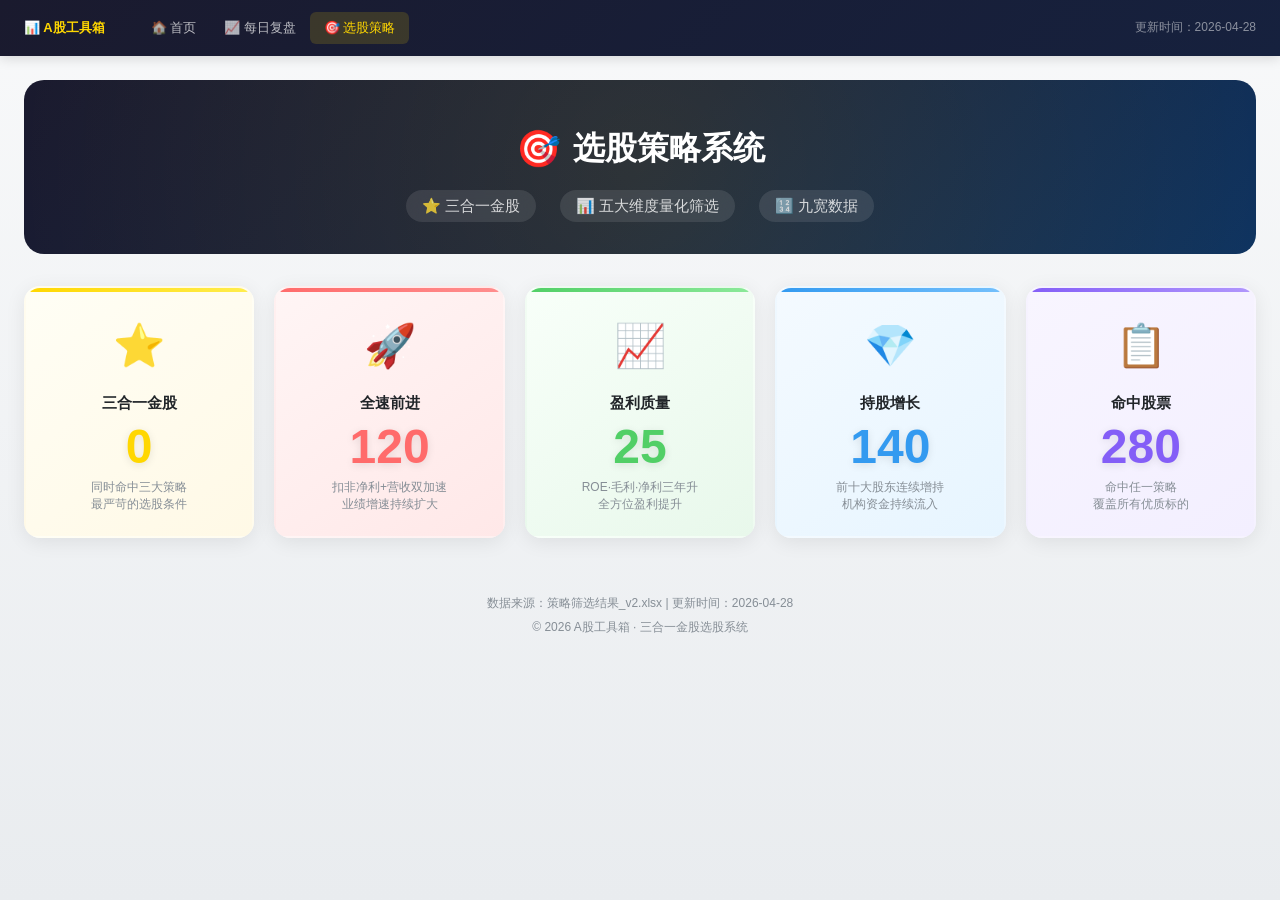
<file: 选股策略_三合一.html>
<!DOCTYPE html>
<html lang="zh-CN">
<head>
<meta charset="UTF-8">
<meta name="viewport" content="width=device-width, initial-scale=1.0">
<title>选股策略 · 三合一金股</title>
<style>
* { box-sizing: border-box; margin: 0; padding: 0; }
body {
  font-family: -apple-system, BlinkMacSystemFont, "PingFang SC", "Microsoft YaHei", sans-serif;
  background: linear-gradient(180deg, #f8f9fa 0%, #e9ecef 100%);
  min-height: 100vh;
  color: #212529;
  font-size: 14px;
  line-height: 1.6;
}
.top-nav {
  background: linear-gradient(135deg, #1a1a2e 0%, #16213e 100%);
  padding: 0 24px;
  display: flex;
  align-items: center;
  height: 56px;
  position: sticky;
  top: 0;
  z-index: 100;
  box-shadow: 0 2px 12px rgba(0,0,0,0.15);
}
.top-nav a {
  color: rgba(255,255,255,0.7);
  text-decoration: none;
  font-size: 13px;
  padding: 6px 14px;
  border-radius: 6px;
  transition: all 0.2s;
  display: inline-flex;
  align-items: center;
  gap: 6px;
}
.top-nav a:hover { color: #fff; background: rgba(255,255,255,0.1); }
.top-nav a.active { color: #ffd700; background: rgba(255,215,0,0.15); }
.nav-brand { font-size: 16px; font-weight: 700; color: #ffd700 !important; margin-right: 32px; display: flex; align-items: center; gap: 8px; padding: 0 !important; }
.nav-brand:hover { background: transparent !important; }
.nav-spacer { flex: 1; }
.nav-date { color: rgba(255,255,255,0.5); font-size: 12px; }
.container { max-width: 1400px; margin: 0 auto; padding: 24px; }
.hero {
  text-align: center;
  padding: 40px 20px 32px;
  background: linear-gradient(135deg, #1a1a2e 0%, #16213e 50%, #0f3460 100%);
  border-radius: 20px;
  margin-bottom: 32px;
  position: relative;
  overflow: hidden;
}
.hero::before { content: ''; position: absolute; top: -50%; left: -50%; width: 200%; height: 200%; background: radial-gradient(circle, rgba(255,215,0,0.1) 0%, transparent 50%); animation: pulse 4s ease-in-out infinite; }
@keyframes pulse { 0%, 100% { transform: scale(1); opacity: 0.5; } 50% { transform: scale(1.1); opacity: 0.8; } }
.hero h1 { font-size: 32px; font-weight: 800; color: #fff; margin-bottom: 12px; display: flex; align-items: center; justify-content: center; gap: 12px; position: relative; }
.hero h1 .emoji { font-size: 36px; }
.hero .subtitle { color: rgba(255,255,255,0.8); font-size: 15px; display: flex; justify-content: center; gap: 24px; flex-wrap: wrap; position: relative; }
.hero .subtitle span { background: rgba(255,255,255,0.1); padding: 4px 16px; border-radius: 20px; backdrop-filter: blur(10px); }
.strategy-grid { display: grid; grid-template-columns: repeat(5, 1fr); gap: 20px; margin-bottom: 32px; }
.strategy-card {
  background: #fff;
  border-radius: 16px;
  padding: 24px;
  text-align: center;
  cursor: pointer;
  transition: all 0.3s cubic-bezier(0.4, 0, 0.2, 1);
  border: 2px solid transparent;
  position: relative;
  overflow: hidden;
  box-shadow: 0 4px 20px rgba(0,0,0,0.08);
}
.strategy-card::before { content: ''; position: absolute; top: 0; left: 0; right: 0; height: 4px; background: linear-gradient(90deg, var(--accent), var(--accent-light)); }
.strategy-card:hover { transform: translateY(-4px); box-shadow: 0 12px 40px rgba(0,0,0,0.15); border-color: var(--accent); }
.strategy-card.gold { --accent: #ffd700; --accent-light: #ffed4e; background: linear-gradient(145deg, #fffef5 0%, #fff9e6 100%); }
.strategy-card.s3 { --accent: #ff6b6b; --accent-light: #ff8e8e; background: linear-gradient(145deg, #fff5f5 0%, #ffe8e8 100%); }
.strategy-card.s2 { --accent: #51cf66; --accent-light: #8ce99a; background: linear-gradient(145deg, #f8fff9 0%, #e8f8eb 100%); }
.strategy-card.s1 { --accent: #339af0; --accent-light: #74c0fc; background: linear-gradient(145deg, #f4faff 0%, #e7f5ff 100%); }
.strategy-card.all { --accent: #845ef7; --accent-light: #b197fc; background: linear-gradient(145deg, #f8f5ff 0%, #f3efff 100%); }
.card-icon { font-size: 42px; margin-bottom: 12px; }
.card-title { font-size: 15px; font-weight: 700; color: #212529; margin-bottom: 8px; }
.card-count { font-size: 48px; font-weight: 800; color: var(--accent); line-height: 1; margin-bottom: 8px; text-shadow: 0 2px 8px rgba(0,0,0,0.1); }
.card-desc { font-size: 12px; color: #868e96; line-height: 1.4; }
.card-arrow { position: absolute; right: 16px; top: 50%; transform: translateY(-50%); font-size: 20px; color: var(--accent); opacity: 0; transition: all 0.3s; }
.strategy-card:hover .card-arrow { opacity: 1; }
.footer { text-align: center; padding: 24px; color: #868e96; font-size: 12px; }
@media (max-width: 1200px) { .strategy-grid { grid-template-columns: repeat(3, 1fr); } }
@media (max-width: 768px) { .container { padding: 16px; } .hero { padding: 28px 16px 24px; border-radius: 16px; } .hero h1 { font-size: 24px; } .strategy-grid { grid-template-columns: repeat(2, 1fr); gap: 12px; } .card-count { font-size: 36px; } .card-icon { font-size: 32px; } }
@media (max-width: 480px) { .strategy-grid { grid-template-columns: 1fr; } }
</style>
</head>
<body>
<nav class="top-nav">
  <a href="index.html" class="nav-brand">📊 A股工具箱</a>
  <a href="index.html">🏠 首页</a>
  <a href="市场复盘_20260428_v3.html">📈 每日复盘</a>
  <a href="选股策略_三合一.html" class="active">🎯 选股策略</a>
  <span class="nav-spacer"></span>
  <span class="nav-date">更新时间：2026-04-28</span>
</nav>

<div class="container">
  <div class="hero">
    <h1><span class="emoji">🎯</span> 选股策略系统</h1>
    <div class="subtitle">
      <span>⭐ 三合一金股</span>
      <span>📊 五大维度量化筛选</span>
      <span>🔢 九宽数据</span>
    </div>
  </div>

  <div class="strategy-grid">
    <div class="strategy-card gold" onclick="location.href='选股策略_三合一_detail.html'">
      <div class="card-icon">⭐</div>
      <div class="card-title">三合一金股</div>
      <div class="card-count">0</div>
      <div class="card-desc">同时命中三大策略<br>最严苛的选股条件</div>
      <div class="card-arrow">→</div>
    </div>

    <div class="strategy-card s3" onclick="location.href='选股策略_全速前进.html'">
      <div class="card-icon">🚀</div>
      <div class="card-title">全速前进</div>
      <div class="card-count">120</div>
      <div class="card-desc">扣非净利+营收双加速<br>业绩增速持续扩大</div>
      <div class="card-arrow">→</div>
    </div>

    <div class="strategy-card s2" onclick="location.href='选股策略_盈利质量.html'">
      <div class="card-icon">📈</div>
      <div class="card-title">盈利质量</div>
      <div class="card-count">25</div>
      <div class="card-desc">ROE·毛利·净利三年升<br>全方位盈利提升</div>
      <div class="card-arrow">→</div>
    </div>

    <div class="strategy-card s1" onclick="location.href='选股策略_持股增长.html'">
      <div class="card-icon">💎</div>
      <div class="card-title">持股增长</div>
      <div class="card-count">140</div>
      <div class="card-desc">前十大股东连续增持<br>机构资金持续流入</div>
      <div class="card-arrow">→</div>
    </div>

    <div class="strategy-card all" onclick="location.href='选股策略_命中股票.html'">
      <div class="card-icon">📋</div>
      <div class="card-title">命中股票</div>
      <div class="card-count">280</div>
      <div class="card-desc">命中任一策略<br>覆盖所有优质标的</div>
      <div class="card-arrow">→</div>
    </div>
  </div>

  <div class="footer">
    <p>数据来源：策略筛选结果_v2.xlsx | 更新时间：2026-04-28</p>
    <p style="margin-top:4px">© 2026 A股工具箱 · 三合一金股选股系统</p>
  </div>
</div>
</body>
</html>
</file>
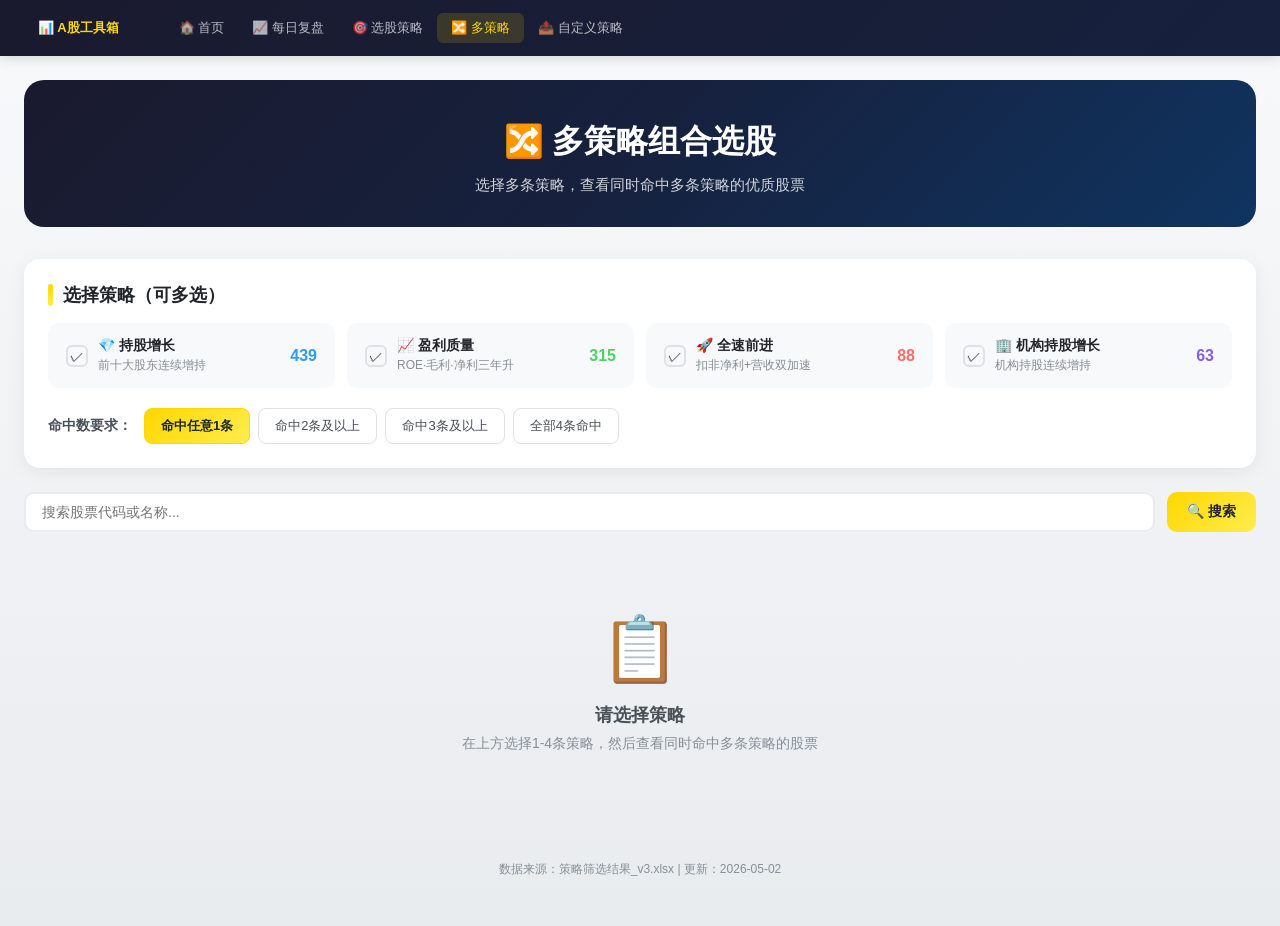
<file: 选股策略_多策略.html>
<!DOCTYPE html>
<html lang="zh-CN">
<head>
<meta charset="UTF-8">
<meta name="viewport" content="width=device-width, initial-scale=1.0">
<title>多策略选股 · A股工具箱</title>
<style>
* { box-sizing: border-box; margin: 0; padding: 0; }
body { font-family: -apple-system, BlinkMacSystemFont, "PingFang SC", "Microsoft YaHei", sans-serif; background: linear-gradient(180deg, #f8f9fa 0%, #e9ecef 100%); min-height: 100vh; color: #212529; font-size: 14px; }
.top-nav { background: linear-gradient(135deg, #1a1a2e 0%, #16213e 100%); padding: 0 24px; display: flex; align-items: center; height: 56px; position: sticky; top: 0; z-index: 100; box-shadow: 0 2px 12px rgba(0,0,0,0.15); }
.top-nav a { color: rgba(255,255,255,0.7); text-decoration: none; font-size: 13px; padding: 6px 14px; border-radius: 6px; transition: all 0.2s; display: inline-flex; align-items: center; gap: 6px; }
.top-nav a:hover { color: #fff; background: rgba(255,255,255,0.1); }
.top-nav a.active { color: #ffd700; background: rgba(255,215,0,0.15); }
.nav-brand { font-size: 16px; font-weight: 700; color: #ffd700 !important; margin-right: 32px; }
.container { max-width: 1400px; margin: 0 auto; padding: 24px; }
.hero { text-align: center; padding: 40px 20px 32px; background: linear-gradient(135deg, #1a1a2e 0%, #16213e 50%, #0f3460 100%); border-radius: 20px; margin-bottom: 32px; }
.hero h1 { font-size: 32px; font-weight: 800; color: #fff; margin-bottom: 12px; }
.hero .subtitle { color: rgba(255,255,255,0.8); font-size: 15px; }

/* 策略选择区 */
.strategy-selector { background: #fff; border-radius: 16px; padding: 24px; margin-bottom: 24px; box-shadow: 0 4px 20px rgba(0,0,0,0.06); }
.selector-title { font-size: 18px; font-weight: 700; color: #212529; margin-bottom: 16px; display: flex; align-items: center; gap: 10px; }
.selector-title::before { content: ''; width: 5px; height: 22px; background: linear-gradient(180deg, #ffd700, #ffed4e); border-radius: 3px; }
.strategy-checkboxes { display: grid; grid-template-columns: repeat(auto-fit, minmax(200px, 1fr)); gap: 12px; margin-bottom: 20px; }
.checkbox-item { display: flex; align-items: center; gap: 10px; padding: 12px 16px; background: #f8f9fa; border-radius: 10px; cursor: pointer; transition: all 0.2s; border: 2px solid transparent; }
.checkbox-item:hover { border-color: #dee2e6; }
.checkbox-item.selected { border-color: #ffd700; background: rgba(255,215,0,0.05); }
.checkbox-item input { display: none; }
.checkbox-icon { width: 22px; height: 22px; border-radius: 6px; border: 2px solid #dee2e6; display: flex; align-items: center; justify-content: center; font-size: 14px; transition: all 0.2s; }
.checkbox-item.selected .checkbox-icon { background: linear-gradient(135deg, #ffd700, #ffed4e); border-color: #ffd700; color: #212529; }
.checkbox-label { flex: 1; }
.checkbox-label .name { font-weight: 600; color: #212529; }
.checkbox-label .desc { font-size: 12px; color: #868e96; margin-top: 2px; }
.checkbox-count { font-weight: 700; font-size: 16px; }
.checkbox-item.s1 .checkbox-count { color: #339af0; }
.checkbox-item.s2 .checkbox-count { color: #51cf66; }
.checkbox-item.s3 .checkbox-count { color: #ff6b6b; }
.checkbox-item.s4 .checkbox-count { color: #845ef7; }

/* 命中数选择 */
.match-selector { display: flex; align-items: center; gap: 12px; flex-wrap: wrap; }
.match-label { font-weight: 600; color: #495057; }
.match-btns { display: flex; gap: 8px; }
.match-btn { padding: 8px 16px; border-radius: 8px; border: 1px solid #dee2e6; background: #fff; color: #495057; font-size: 13px; cursor: pointer; transition: all 0.2s; }
.match-btn:hover { border-color: #ffd700; }
.match-btn.active { background: linear-gradient(135deg, #ffd700, #ffed4e); color: #212529; border-color: #ffd700; font-weight: 600; }

/* 搜索栏 */
.search-bar { display: flex; gap: 12px; margin-bottom: 20px; flex-wrap: wrap; }
.search-input { flex: 1; min-width: 200px; padding: 10px 16px; border: 2px solid #e9ecef; border-radius: 10px; font-size: 14px; transition: border-color 0.2s; }
.search-input:focus { outline: none; border-color: #ffd700; }
.search-btn { padding: 10px 20px; background: linear-gradient(135deg, #ffd700, #ffed4e); color: #212529; border: none; border-radius: 10px; font-size: 14px; font-weight: 600; cursor: pointer; transition: all 0.2s; }
.search-btn:hover { transform: translateY(-2px); box-shadow: 0 4px 12px rgba(255,215,0,0.3); }

/* 结果区 */
.result-header { display: flex; justify-content: space-between; align-items: center; margin-bottom: 16px; }
.result-count { font-size: 16px; color: #495057; }
.result-count strong { color: #ffd700; font-size: 20px; }
.table-wrap { background: #fff; border-radius: 12px; overflow: auto; box-shadow: 0 4px 20px rgba(0,0,0,0.06); margin-bottom: 20px; }
table { width: 100%; border-collapse: collapse; }
th { padding: 12px 14px; text-align: left; font-size: 11px; font-weight: 700; color: #495057; border-bottom: 2px solid #dee2e6; white-space: nowrap; cursor: pointer; background: #fafbfc; }
th:hover { background: #f0f0f0; }
td { padding: 10px 14px; border-bottom: 1px solid #f1f3f5; font-size: 12px; vertical-align: middle; }
tr:hover { background: #f8f9fa; }
.code { font-family: monospace; color: #339af0; cursor: pointer; padding: 2px 8px; background: rgba(51,154,240,0.1); border-radius: 4px; font-size: 12px; }
.code:hover { background: #339af0; color: #fff; }
.name { font-weight: 600; cursor: pointer; color: #212529; }
.name:hover { color: #ffd700; }
.tag { display: inline-block; font-size: 10px; padding: 2px 6px; border-radius: 4px; font-weight: 600; margin: 1px; }
.tag-s1 { background: rgba(51,154,240,0.15); color: #339af0; border: 1px solid rgba(51,154,240,0.3); }
.tag-s2 { background: rgba(81,207,102,0.15); color: #51cf66; border: 1px solid rgba(81,207,102,0.3); }
.tag-s3 { background: rgba(255,107,107,0.15); color: #ff6b6b; border: 1px solid rgba(255,107,107,0.3); }
.tag-s4 { background: rgba(132,94,247,0.15); color: #845ef7; border: 1px solid rgba(132,94,247,0.3); }
.pos { color: #ff6b6b; font-weight: 600; }
.neg { color: #51cf66; font-weight: 600; }

/* 分页 */
.pagination { display: flex; align-items: center; justify-content: center; gap: 8px; padding: 16px 0 8px; flex-wrap: wrap; }
.pg-btn { min-width: 36px; height: 36px; border-radius: 8px; border: 1px solid #dee2e6; background: #fff; color: #495057; cursor: pointer; font-size: 13px; }
.pg-btn.active { background: linear-gradient(135deg, #ffd700, #ffed4e); color: #212529; border-color: #ffd700; font-weight: 700; }
.pg-btn:disabled { opacity: 0.4; cursor: default; }
.pg-info { font-size: 12px; color: #868e96; padding: 0 8px; }

/* 空状态 */
.empty-state { text-align: center; padding: 60px 20px; color: #868e96; }
.empty-state .icon { font-size: 64px; margin-bottom: 16px; }
.empty-state h3 { font-size: 18px; margin-bottom: 8px; color: #495057; }
.empty-state p { font-size: 14px; }

.footer { text-align: center; padding: 24px; color: #868e96; font-size: 12px; }
@media (max-width: 768px) {
  .strategy-checkboxes { grid-template-columns: 1fr; }
  .container { padding: 16px; }
}
</style>
</head>
<body>
<nav class="top-nav">
  <a href="index.html" class="nav-brand">📊 A股工具箱</a>
  <a href="index.html">🏠 首页</a>
  <a href="市场复盘_20260430_v4.html">📈 每日复盘</a>
  <a href="选股策略_导航.html">🎯 选股策略</a>
  <a href="选股策略_多策略.html" class="active">🔀 多策略</a>
  <a href="选股策略_自定义上传.html">📤 自定义策略</a>
</nav>

<div class="container">
  <div class="hero">
    <h1>🔀 多策略组合选股</h1>
    <div class="subtitle">选择多条策略，查看同时命中多条策略的优质股票</div>
  </div>

  <!-- 策略选择 -->
  <div class="strategy-selector">
    <div class="selector-title">选择策略（可多选）</div>
    <div class="strategy-checkboxes">
      <label class="checkbox-item s1" data-strategy="s1">
        <input type="checkbox" value="s1">
        <span class="checkbox-icon">✓</span>
        <div class="checkbox-label">
          <div class="name">💎 持股增长</div>
          <div class="desc">前十大股东连续增持</div>
        </div>
        <span class="checkbox-count" id="count-s1">0</span>
      </label>
      <label class="checkbox-item s2" data-strategy="s2">
        <input type="checkbox" value="s2">
        <span class="checkbox-icon">✓</span>
        <div class="checkbox-label">
          <div class="name">📈 盈利质量</div>
          <div class="desc">ROE·毛利·净利三年升</div>
        </div>
        <span class="checkbox-count" id="count-s2">0</span>
      </label>
      <label class="checkbox-item s3" data-strategy="s3">
        <input type="checkbox" value="s3">
        <span class="checkbox-icon">✓</span>
        <div class="checkbox-label">
          <div class="name">🚀 全速前进</div>
          <div class="desc">扣非净利+营收双加速</div>
        </div>
        <span class="checkbox-count" id="count-s3">0</span>
      </label>
      <label class="checkbox-item s4" data-strategy="s4">
        <input type="checkbox" value="s4">
        <span class="checkbox-icon">✓</span>
        <div class="checkbox-label">
          <div class="name">🏢 机构持股增长</div>
          <div class="desc">机构持股连续增持</div>
        </div>
        <span class="checkbox-count" id="count-s4">0</span>
      </label>
    </div>

    <div class="match-selector">
      <span class="match-label">命中数要求：</span>
      <div class="match-btns">
        <button class="match-btn active" data-match="1">命中任意1条</button>
        <button class="match-btn" data-match="2">命中2条及以上</button>
        <button class="match-btn" data-match="3">命中3条及以上</button>
        <button class="match-btn" data-match="4">全部4条命中</button>
      </div>
    </div>
  </div>

  <!-- 搜索 -->
  <div class="search-bar">
    <input type="text" class="search-input" id="search-input" placeholder="搜索股票代码或名称...">
    <button class="search-btn" onclick="doSearch()">🔍 搜索</button>
  </div>

  <!-- 结果 -->
  <div class="result-header" id="result-header" style="display:none;">
    <div class="result-count">共找到 <strong id="total-count">0</strong> 只股票</div>
  </div>

  <div class="table-wrap" id="table-container" style="display:none;">
    <table>
      <thead>
        <tr>
          <th onclick="sortTable('code')">代码 <span class="sort-icon">⇅</span></th>
          <th onclick="sortTable('name')">名称 <span class="sort-icon">⇅</span></th>
          <th onclick="sortTable('industry')">行业 <span class="sort-icon">⇅</span></th>
          <th>策略命中</th>
          <th onclick="sortTable('hitCount')">命中数 <span class="sort-icon">⇅</span></th>
        </tr>
      </thead>
      <tbody id="table-body"></tbody>
    </table>
  </div>

  <!-- 空状态 -->
  <div class="empty-state" id="empty-state">
    <div class="icon">📋</div>
    <h3>请选择策略</h3>
    <p>在上方选择1-4条策略，然后查看同时命中多条策略的股票</p>
  </div>

  <!-- 分页 -->
  <div class="pagination" id="pagination"></div>

  <div class="footer">数据来源：策略筛选结果_v3.xlsx | 更新：2026-05-02</div>
</div>

<script>
// 全局数据
let allData = [];
let filteredData = [];
let currentPage = 1;
let pageSize = 50;
let selectedStrategies = new Set();
let minMatchCount = 1;
let currentSort = { col: 'hitCount', asc: false };

// 加载数据
async function loadData() {
  try {
    const res = await fetch('strategy_data.json');
    allData = await res.json();
    // 更新各策略计数
    document.getElementById('count-s1').textContent = allData.filter(d => d.s1).length;
    document.getElementById('count-s2').textContent = allData.filter(d => d.s2).length;
    document.getElementById('count-s3').textContent = allData.filter(d => d.s3).length;
    document.getElementById('count-s4').textContent = allData.filter(d => d.s4).length;
  } catch (e) {
    console.error('加载数据失败:', e);
  }
}

// 策略选择
document.querySelectorAll('.checkbox-item').forEach(item => {
  item.addEventListener('click', () => {
    const checkbox = item.querySelector('input');
    checkbox.checked = !checkbox.checked;
    item.classList.toggle('selected', checkbox.checked);
    updateSelectedStrategies();
  });
});

// 更新选中的策略
function updateSelectedStrategies() {
  selectedStrategies = new Set();
  document.querySelectorAll('.checkbox-item input:checked').forEach(cb => {
    selectedStrategies.add(cb.value);
  });
  filterAndRender();
}

// 命中数选择
document.querySelectorAll('.match-btn').forEach(btn => {
  btn.addEventListener('click', () => {
    document.querySelectorAll('.match-btn').forEach(b => b.classList.remove('active'));
    btn.classList.add('active');
    minMatchCount = parseInt(btn.dataset.match);
    filterAndRender();
  });
});

// 过滤和渲染
function filterAndRender() {
  if (selectedStrategies.size === 0) {
    filteredData = [];
    document.getElementById('empty-state').style.display = 'block';
    document.getElementById('table-container').style.display = 'none';
    document.getElementById('result-header').style.display = 'none';
    return;
  }

  // 过滤
  filteredData = allData.filter(d => {
    const hitCount = getHitCount(d);
    return hitCount >= minMatchCount;
  });

  // 排序
  sortData();

  // 搜索过滤
  const searchText = document.getElementById('search-input').value.trim().toLowerCase();
  if (searchText) {
    filteredData = filteredData.filter(d =>
      d.code.toLowerCase().includes(searchText) ||
      d.name.toLowerCase().includes(searchText)
    );
  }

  // 更新显示
  document.getElementById('empty-state').style.display = 'none';
  document.getElementById('table-container').style.display = 'block';
  document.getElementById('result-header').style.display = 'flex';
  document.getElementById('total-count').textContent = filteredData.length;

  // 分页
  currentPage = 1;
  renderTable();
  renderPagination();
}

// 获取命中数
function getHitCount(d) {
  let count = 0;
  if (selectedStrategies.has('s1') && d.s1) count++;
  if (selectedStrategies.has('s2') && d.s2) count++;
  if (selectedStrategies.has('s3') && d.s3) count++;
  if (selectedStrategies.has('s4') && d.s4) count++;
  return count;
}

// 排序
function sortData() {
  filteredData.sort((a, b) => {
    let va, vb;
    if (currentSort.col === 'hitCount') {
      va = getHitCount(a);
      vb = getHitCount(b);
    } else if (currentSort.col === 'code') {
      va = a.code;
      vb = b.code;
    } else if (currentSort.col === 'name') {
      va = a.name;
      vb = b.name;
    } else if (currentSort.col === 'industry') {
      va = a.industry;
      vb = b.industry;
    }
    if (typeof va === 'string') {
      return currentSort.asc ? va.localeCompare(vb) : vb.localeCompare(va);
    }
    return currentSort.asc ? va - vb : vb - va;
  });
}

// 排序表头
function sortTable(col) {
  if (currentSort.col === col) {
    currentSort.asc = !currentSort.asc;
  } else {
    currentSort.col = col;
    currentSort.asc = false;
  }
  sortData();
  renderTable();
}

// 渲染表格
function renderTable() {
  const tbody = document.getElementById('table-body');
  const start = (currentPage - 1) * pageSize;
  const end = start + pageSize;
  const pageData = filteredData.slice(start, end);

  tbody.innerHTML = pageData.map(d => {
    const hitCount = getHitCount(d);
    const tags = [];
    if (d.s1) tags.push('<span class="tag tag-s1">持股增长</span>');
    if (d.s2) tags.push('<span class="tag tag-s2">盈利质量</span>');
    if (d.s3) tags.push('<span class="tag tag-s3">全速前进</span>');
    if (d.s4) tags.push('<span class="tag tag-s4">机构持股</span>');

    return `<tr>
      <td><span class="code" onclick="showDetail('${d.code}')">${d.code}</span></td>
      <td><span class="name" onclick="showDetail('${d.code}')">${d.name}</span></td>
      <td>${d.industry || '-'}</td>
      <td>${tags.join(' ')}</td>
      <td class="${hitCount >= 3 ? 'pos' : ''}">${hitCount}</td>
    </tr>`;
  }).join('');
}

// 渲染分页
function renderPagination() {
  const totalPages = Math.ceil(filteredData.length / pageSize);
  const container = document.getElementById('pagination');

  if (totalPages <= 1) {
    container.innerHTML = '';
    return;
  }

  let html = '';
  html += `<button class="pg-btn" onclick="goPage(${currentPage - 1})" ${currentPage === 1 ? 'disabled' : ''}>‹</button>`;

  const pages = getPageNumbers(totalPages);
  pages.forEach(p => {
    if (p === '...') {
      html += `<span class="pg-info">...</span>`;
    } else {
      html += `<button class="pg-btn ${p === currentPage ? 'active' : ''}" onclick="goPage(${p})">${p}</button>`;
    }
  });

  html += `<button class="pg-btn" onclick="goPage(${currentPage + 1})" ${currentPage === totalPages ? 'disabled' : ''}>›</button>`;
  html += `<span class="pg-info">${currentPage}/${totalPages}</span>`;

  container.innerHTML = html;
}

function getPageNumbers(total) {
  const pages = [];
  if (total <= 7) {
    for (let i = 1; i <= total; i++) pages.push(i);
  } else {
    pages.push(1);
    if (currentPage > 3) pages.push('...');
    for (let i = Math.max(2, currentPage - 1); i <= Math.min(total - 1, currentPage + 1); i++) {
      pages.push(i);
    }
    if (currentPage < total - 2) pages.push('...');
    pages.push(total);
  }
  return pages;
}

function goPage(page) {
  currentPage = page;
  renderTable();
  renderPagination();
  window.scrollTo({ top: 0, behavior: 'smooth' });
}

// 搜索
function doSearch() {
  filterAndRender();
}

document.getElementById('search-input').addEventListener('keypress', e => {
  if (e.key === 'Enter') doSearch();
});

// 股票详情
function showDetail(code) {
  window.open(`stock_detail.html?code=${code}`, '_blank');
}

// 初始化
loadData();
</script>
</body>
</html>
</file>
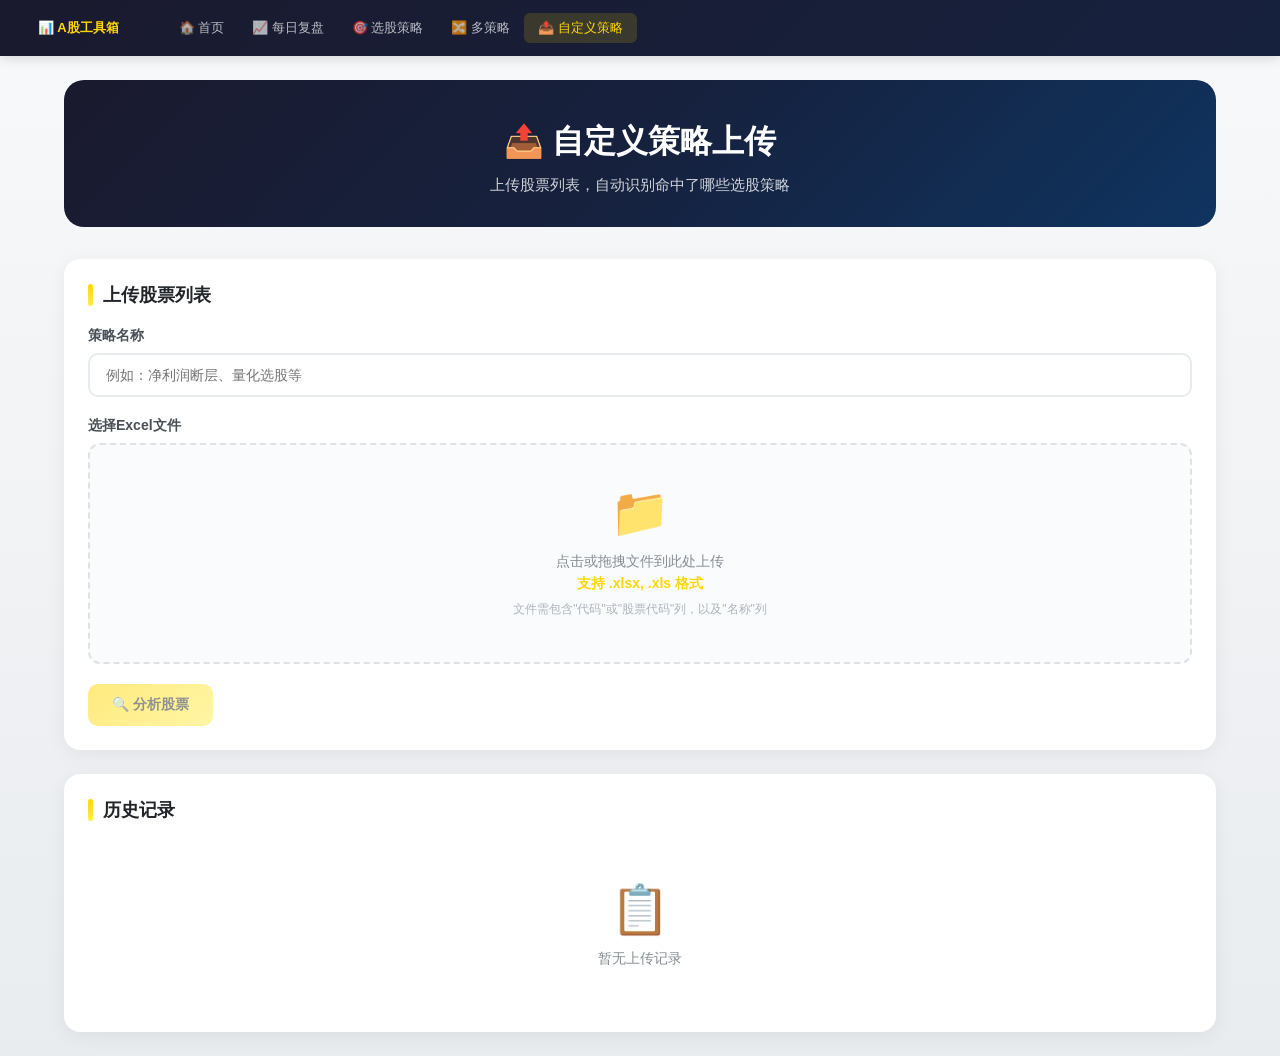
<file: 选股策略_自定义上传.html>
<!DOCTYPE html>
<html lang="zh-CN">
<head>
<meta charset="UTF-8">
<meta name="viewport" content="width=device-width, initial-scale=1.0">
<title>自定义策略上传 · A股工具箱</title>
<style>
* { box-sizing: border-box; margin: 0; padding: 0; }
body { font-family: -apple-system, BlinkMacSystemFont, "PingFang SC", "Microsoft YaHei", sans-serif; background: linear-gradient(180deg, #f8f9fa 0%, #e9ecef 100%); min-height: 100vh; color: #212529; font-size: 14px; }
.top-nav { background: linear-gradient(135deg, #1a1a2e 0%, #16213e 100%); padding: 0 24px; display: flex; align-items: center; height: 56px; position: sticky; top: 0; z-index: 100; box-shadow: 0 2px 12px rgba(0,0,0,0.15); }
.top-nav a { color: rgba(255,255,255,0.7); text-decoration: none; font-size: 13px; padding: 6px 14px; border-radius: 6px; transition: all 0.2s; display: inline-flex; align-items: center; gap: 6px; }
.top-nav a:hover { color: #fff; background: rgba(255,255,255,0.1); }
.top-nav a.active { color: #ffd700; background: rgba(255,215,0,0.15); }
.nav-brand { font-size: 16px; font-weight: 700; color: #ffd700 !important; margin-right: 32px; }
.container { max-width: 1200px; margin: 0 auto; padding: 24px; }
.hero { text-align: center; padding: 40px 20px 32px; background: linear-gradient(135deg, #1a1a2e 0%, #16213e 50%, #0f3460 100%); border-radius: 20px; margin-bottom: 32px; }
.hero h1 { font-size: 32px; font-weight: 800; color: #fff; margin-bottom: 12px; }
.hero .subtitle { color: rgba(255,255,255,0.8); font-size: 15px; }

/* 上传区 */
.upload-section { background: #fff; border-radius: 16px; padding: 24px; margin-bottom: 24px; box-shadow: 0 4px 20px rgba(0,0,0,0.06); }
.section-title { font-size: 18px; font-weight: 700; color: #212529; margin-bottom: 20px; display: flex; align-items: center; gap: 10px; }
.section-title::before { content: ''; width: 5px; height: 22px; background: linear-gradient(180deg, #ffd700, #ffed4e); border-radius: 3px; }
.form-group { margin-bottom: 20px; }
.form-label { display: block; font-weight: 600; color: #495057; margin-bottom: 8px; }
.form-input { width: 100%; padding: 12px 16px; border: 2px solid #e9ecef; border-radius: 10px; font-size: 14px; transition: border-color 0.2s; }
.form-input:focus { outline: none; border-color: #ffd700; }
.file-upload-area { border: 2px dashed #dee2e6; border-radius: 12px; padding: 40px; text-align: center; cursor: pointer; transition: all 0.2s; margin-bottom: 20px; background: #fafbfc; }
.file-upload-area:hover { border-color: #ffd700; background: rgba(255,215,0,0.05); }
.file-upload-area .icon { font-size: 48px; margin-bottom: 12px; }
.file-upload-area p { color: #868e96; font-size: 14px; margin: 4px 0; }
.file-upload-area .highlight { color: #ffd700; font-weight: 600; }
.file-upload-area .hint { font-size: 12px; color: #adb5bd; margin-top: 8px; }
#file-input { display: none; }
.selected-file { display: none; background: rgba(255,215,0,0.1); border: 1px solid rgba(255,215,0,0.3); border-radius: 10px; padding: 16px; margin-bottom: 20px; align-items: center; gap: 12px; }
.selected-file.show { display: flex; }
.selected-file .file-icon { font-size: 24px; }
.selected-file .file-info { flex: 1; }
.selected-file .file-name { font-weight: 600; color: #212529; }
.selected-file .file-size { font-size: 12px; color: #868e96; }
.selected-file .remove-btn { background: none; border: none; color: #868e96; cursor: pointer; font-size: 20px; padding: 4px 8px; }
.selected-file .remove-btn:hover { color: #ff6b6b; }
.btn-row { display: flex; gap: 12px; }
.btn { padding: 12px 24px; border-radius: 10px; font-size: 14px; font-weight: 600; cursor: pointer; transition: all 0.2s; display: inline-flex; align-items: center; gap: 8px; }
.btn-primary { background: linear-gradient(135deg, #ffd700, #ffed4e); color: #212529; border: none; }
.btn-primary:hover { transform: translateY(-2px); box-shadow: 0 4px 12px rgba(255,215,0,0.3); }
.btn-primary:disabled { opacity: 0.5; cursor: not-allowed; transform: none; }
.btn-secondary { background: #fff; border: 1px solid #dee2e6; color: #495057; }
.btn-secondary:hover { border-color: #ffd700; }

/* 结果区 */
.result-section { background: #fff; border-radius: 16px; padding: 24px; margin-bottom: 24px; box-shadow: 0 4px 20px rgba(0,0,0,0.06); display: none; }
.result-section.show { display: block; }
.result-summary { display: grid; grid-template-columns: repeat(auto-fit, minmax(150px, 1fr)); gap: 16px; margin-bottom: 24px; }
.summary-card { background: linear-gradient(135deg, #f8f9fa, #fff); border-radius: 12px; padding: 20px; text-align: center; border: 1px solid #e9ecef; }
.summary-card .num { font-size: 32px; font-weight: 800; color: #ffd700; }
.summary-card .label { font-size: 12px; color: #868e96; margin-top: 4px; }
.summary-card.s1 .num { color: #339af0; }
.summary-card.s2 .num { color: #51cf66; }
.summary-card.s3 .num { color: #ff6b6b; }
.summary-card.s4 .num { color: #845ef7; }

/* 标签筛选 */
.filter-tabs { display: flex; gap: 8px; flex-wrap: wrap; margin-bottom: 16px; }
.filter-tab { padding: 8px 16px; border-radius: 20px; border: 1px solid #dee2e6; background: #fff; font-size: 13px; cursor: pointer; transition: all 0.2s; }
.filter-tab:hover { border-color: #ffd700; }
.filter-tab.active { background: linear-gradient(135deg, #ffd700, #ffed4e); color: #212529; border-color: #ffd700; font-weight: 600; }
.filter-tab .count { background: rgba(0,0,0,0.1); padding: 2px 6px; border-radius: 10px; font-size: 11px; margin-left: 4px; }

.table-wrap { overflow: auto; }
table { width: 100%; border-collapse: collapse; }
th { padding: 12px 14px; text-align: left; font-size: 11px; font-weight: 700; color: #495057; border-bottom: 2px solid #dee2e6; white-space: nowrap; background: #fafbfc; }
td { padding: 10px 14px; border-bottom: 1px solid #f1f3f5; font-size: 12px; vertical-align: middle; }
tr:hover { background: #f8f9fa; }
.code { font-family: monospace; color: #339af0; cursor: pointer; padding: 2px 8px; background: rgba(51,154,240,0.1); border-radius: 4px; font-size: 12px; }
.code:hover { background: #339af0; color: #fff; }
.name { font-weight: 600; cursor: pointer; color: #212529; }
.name:hover { color: #ffd700; }
.tag { display: inline-block; font-size: 10px; padding: 2px 6px; border-radius: 4px; font-weight: 600; margin: 1px; }
.tag-s1 { background: rgba(51,154,240,0.15); color: #339af0; border: 1px solid rgba(51,154,240,0.3); }
.tag-s2 { background: rgba(81,207,102,0.15); color: #51cf66; border: 1px solid rgba(81,207,102,0.3); }
.tag-s3 { background: rgba(255,107,107,0.15); color: #ff6b6b; border: 1px solid rgba(255,107,107,0.3); }
.tag-s4 { background: rgba(132,94,247,0.15); color: #845ef7; border: 1px solid rgba(132,94,247,0.3); }
.tag-none { background: #f1f3f5; color: #868e96; border: 1px solid #dee2e6; }
.pos { color: #ff6b6b; font-weight: 600; }

/* 历史记录 */
.history-section { background: #fff; border-radius: 16px; padding: 24px; box-shadow: 0 4px 20px rgba(0,0,0,0.06); }
.history-list { display: flex; flex-direction: column; gap: 12px; }
.history-item { display: flex; align-items: center; gap: 16px; padding: 16px; background: #f8f9fa; border-radius: 10px; cursor: pointer; transition: all 0.2s; border: 1px solid transparent; }
.history-item:hover { border-color: #ffd700; background: #fff; }
.history-icon { font-size: 28px; }
.history-info { flex: 1; }
.history-name { font-weight: 600; color: #212529; }
.history-meta { font-size: 12px; color: #868e96; margin-top: 2px; }
.history-stats { display: flex; gap: 8px; flex-wrap: wrap; }
.history-stat { font-size: 11px; padding: 2px 8px; border-radius: 4px; }
.history-delete { background: none; border: none; color: #868e96; cursor: pointer; font-size: 18px; padding: 4px 8px; border-radius: 4px; }
.history-delete:hover { background: #ff6b6b; color: #fff; }
.empty-history { text-align: center; padding: 40px; color: #868e96; }
.empty-history .icon { font-size: 48px; margin-bottom: 12px; }

/* 模态框 */
.modal { display: none; position: fixed; top: 0; left: 0; right: 0; bottom: 0; background: rgba(0,0,0,0.7); z-index: 1000; justify-content: center; align-items: center; padding: 24px; }
.modal.show { display: flex; }
.modal-content { background: #fff; border-radius: 16px; max-width: 90vw; max-height: 90vh; overflow: auto; padding: 24px; }
.modal-header { display: flex; justify-content: space-between; align-items: center; margin-bottom: 20px; padding-bottom: 12px; border-bottom: 1px solid #dee2e6; }
.modal-title { font-size: 18px; font-weight: 700; }
.modal-close { background: none; border: none; font-size: 24px; cursor: pointer; color: #868e96; }
.modal-close:hover { color: #212529; }

.footer { text-align: center; padding: 24px; color: #868e96; font-size: 12px; }
@media (max-width: 768px) {
  .container { padding: 16px; }
  .result-summary { grid-template-columns: repeat(2, 1fr); }
}
</style>
</head>
<body>
<nav class="top-nav">
  <a href="index.html" class="nav-brand">📊 A股工具箱</a>
  <a href="index.html">🏠 首页</a>
  <a href="市场复盘_20260430_v4.html">📈 每日复盘</a>
  <a href="选股策略_导航.html">🎯 选股策略</a>
  <a href="选股策略_多策略.html">🔀 多策略</a>
  <a href="选股策略_自定义上传.html" class="active">📤 自定义策略</a>
</nav>

<div class="container">
  <div class="hero">
    <h1>📤 自定义策略上传</h1>
    <div class="subtitle">上传股票列表，自动识别命中了哪些选股策略</div>
  </div>

  <!-- 上传表单 -->
  <div class="upload-section">
    <div class="section-title">上传股票列表</div>
    <div class="form-group">
      <label class="form-label">策略名称</label>
      <input type="text" class="form-input" id="strategy-name" placeholder="例如：净利润断层、量化选股等">
    </div>
    <div class="form-group">
      <label class="form-label">选择Excel文件</label>
      <div class="file-upload-area" id="upload-area" onclick="document.getElementById('file-input').click()">
        <div class="icon">📁</div>
        <p>点击或拖拽文件到此处上传</p>
        <p class="highlight">支持 .xlsx, .xls 格式</p>
        <p class="hint">文件需包含"代码"或"股票代码"列，以及"名称"列</p>
      </div>
      <input type="file" id="file-input" accept=".xlsx,.xls">
      <div class="selected-file" id="selected-file">
        <span class="file-icon">📄</span>
        <div class="file-info">
          <div class="file-name" id="file-name"></div>
          <div class="file-size" id="file-size"></div>
        </div>
        <button class="remove-btn" onclick="clearFile()">×</button>
      </div>
    </div>
    <div class="btn-row">
      <button class="btn btn-primary" id="analyze-btn" onclick="analyzeFile()" disabled>
        🔍 分析股票
      </button>
    </div>
  </div>

  <!-- 分析结果 -->
  <div class="result-section" id="result-section">
    <div class="section-title">分析结果</div>
    <div class="result-summary" id="result-summary"></div>
    <div class="filter-tabs" id="filter-tabs"></div>
    <div class="table-wrap">
      <table>
        <thead>
          <tr>
            <th>代码</th>
            <th>名称</th>
            <th>策略一<br>持股增长</th>
            <th>策略二<br>盈利质量</th>
            <th>策略三<br>全速前进</th>
            <th>策略四<br>机构持股</th>
            <th>命中数</th>
          </tr>
        </thead>
        <tbody id="result-table"></tbody>
      </table>
    </div>
  </div>

  <!-- 历史记录 -->
  <div class="history-section">
    <div class="section-title">历史记录</div>
    <div class="history-list" id="history-list">
      <div class="empty-history">
        <div class="icon">📋</div>
        <p>暂无上传记录</p>
      </div>
    </div>
  </div>
</div>

<!-- 详情模态框 -->
<div class="modal" id="detail-modal">
  <div class="modal-content" style="width:800px;">
    <div class="modal-header">
      <span class="modal-title" id="modal-title">股票详情</span>
      <button class="modal-close" onclick="closeModal()">×</button>
    </div>
    <div id="modal-body"></div>
  </div>
</div>

<script>
// 全局数据
let allData = [];        // 策略数据
let uploadedStocks = []; // 上传的股票列表
let currentFilter = 'all';
let history = [];        // 历史记录

// 加载策略数据
async function loadStrategyData() {
  try {
    const res = await fetch('strategy_data.json');
    allData = await res.json();
  } catch (e) {
    console.error('加载策略数据失败:', e);
  }
}

// 加载历史记录
function loadHistory() {
  const stored = localStorage.getItem('custom_strategies');
  history = stored ? JSON.parse(stored) : [];
  renderHistory();
}

// 保存历史记录
function saveHistory() {
  localStorage.setItem('custom_strategies', JSON.stringify(history));
}

// 文件选择
document.getElementById('file-input').addEventListener('change', function(e) {
  const file = e.target.files[0];
  if (file) {
    showSelectedFile(file);
  }
});

// 拖拽上传
const uploadArea = document.getElementById('upload-area');
uploadArea.addEventListener('dragover', e => {
  e.preventDefault();
  uploadArea.style.borderColor = '#ffd700';
  uploadArea.style.background = 'rgba(255,215,0,0.1)';
});
uploadArea.addEventListener('dragleave', e => {
  e.preventDefault();
  uploadArea.style.borderColor = '#dee2e6';
  uploadArea.style.background = '';
});
uploadArea.addEventListener('drop', e => {
  e.preventDefault();
  uploadArea.style.borderColor = '#dee2e6';
  uploadArea.style.background = '';
  const file = e.dataTransfer.files[0];
  if (file && (file.name.endsWith('.xlsx') || file.name.endsWith('.xls'))) {
    showSelectedFile(file);
  } else {
    alert('请上传Excel文件(.xlsx或.xls)');
  }
});

function showSelectedFile(file) {
  document.getElementById('file-name').textContent = file.name;
  document.getElementById('file-size').textContent = formatFileSize(file.size);
  document.getElementById('selected-file').classList.add('show');
  document.getElementById('analyze-btn').disabled = false;
}

function clearFile() {
  document.getElementById('file-input').value = '';
  document.getElementById('selected-file').classList.remove('show');
  document.getElementById('analyze-btn').disabled = true;
  uploadedStocks = [];
  document.getElementById('result-section').classList.remove('show');
}

function formatFileSize(bytes) {
  if (bytes < 1024) return bytes + ' B';
  if (bytes < 1024 * 1024) return (bytes / 1024).toFixed(1) + ' KB';
  return (bytes / (1024 * 1024)).toFixed(1) + ' MB';
}

// 分析文件
async function analyzeFile() {
  const fileInput = document.getElementById('file-input');
  const file = fileInput.files[0];
  const strategyName = document.getElementById('strategy-name').value.trim();

  if (!file) {
    alert('请选择文件');
    return;
  }

  if (!strategyName) {
    alert('请输入策略名称');
    return;
  }

  // 读取Excel文件
  const formData = new FormData();
  formData.append('file', file);

  // 使用内置方式解析Excel（需要SheetJS库）
  try {
    const arrayBuffer = await file.arrayBuffer();
    const data = new Uint8Array(arrayBuffer);
    const workbook = XLSX.read(data, { type: 'array' });
    const firstSheet = workbook.Sheets[workbook.SheetNames[0]];
    const jsonData = XLSX.utils.sheet_to_json(firstSheet);

    // 提取股票代码和名称
    uploadedStocks = jsonData.map(row => {
      // 尝试多种列名
      const code = row['代码'] || row['股票代码'] || row['code'] || row['证券代码'] || '';
      const name = row['名称'] || row['名称(607)'] || row['股票名称'] || row['name'] || row['证券名称'] || '';
      return {
        code: String(code).replace(/^"=|"$/g, '').trim(), // 处理Excel格式
        name: String(name).trim()
      };
    }).filter(s => s.code && s.code.length >= 4);

    if (uploadedStocks.length === 0) {
      alert('未找到有效的股票代码，请确保文件包含"代码"和"名称"列');
      return;
    }

    // 与策略数据匹配
    const codeMap = {};
    allData.forEach(s => {
      codeMap[s.code] = s;
    });

    // 为每个上传的股票匹配策略命中情况
    uploadedStocks = uploadedStocks.map(stock => {
      const matched = codeMap[stock.code] || {};
      return {
        ...stock,
        s1: matched.s1 || false,
        s2: matched.s2 || false,
        s3: matched.s3 || false,
        s4: matched.s4 || false,
        s1_sub: matched.s1_sub || false,
        s4_sub: matched.s4_sub || false,
        hitCount: [matched.s1, matched.s2, matched.s3, matched.s4].filter(Boolean).length
      };
    });

    // 保存到历史记录
    const record = {
      id: Date.now(),
      name: strategyName,
      date: new Date().toLocaleString('zh-CN'),
      stockCount: uploadedStocks.length,
      stocks: uploadedStocks,
      fileName: file.name
    };

    history.unshift(record);
    saveHistory();
    renderHistory();

    // 显示结果
    showResults();

  } catch (e) {
    console.error('解析文件失败:', e);
    alert('解析文件失败：' + e.message);
  }
}

// 显示结果
function showResults() {
  const section = document.getElementById('result-section');
  section.classList.add('show');

  // 统计
  const stats = {
    total: uploadedStocks.length,
    s1: uploadedStocks.filter(s => s.s1).length,
    s2: uploadedStocks.filter(s => s.s2).length,
    s3: uploadedStocks.filter(s => s.s3).length,
    s4: uploadedStocks.filter(s => s.s4).length,
    any: uploadedStocks.filter(s => s.hitCount > 0).length,
    none: uploadedStocks.filter(s => s.hitCount === 0).length
  };

  document.getElementById('result-summary').innerHTML = `
    <div class="summary-card">
      <div class="num">${stats.total}</div>
      <div class="label">上传股票</div>
    </div>
    <div class="summary-card">
      <div class="num">${stats.any}</div>
      <div class="label">命中策略</div>
    </div>
    <div class="summary-card s1">
      <div class="num">${stats.s1}</div>
      <div class="label">持股增长</div>
    </div>
    <div class="summary-card s2">
      <div class="num">${stats.s2}</div>
      <div class="label">盈利质量</div>
    </div>
    <div class="summary-card s3">
      <div class="num">${stats.s3}</div>
      <div class="label">全速前进</div>
    </div>
    <div class="summary-card s4">
      <div class="num">${stats.s4}</div>
      <div class="label">机构持股</div>
    </div>
  `;

  // 筛选标签
  document.getElementById('filter-tabs').innerHTML = `
    <button class="filter-tab active" onclick="setFilter('all')">全部 <span class="count">${stats.total}</span></button>
    <button class="filter-tab" onclick="setFilter('any')">命中策略 <span class="count">${stats.any}</span></button>
    <button class="filter-tab" onclick="setFilter('none')">未命中 <span class="count">${stats.none}</span></button>
  `;

  renderTable();
}

// 筛选
function setFilter(filter) {
  currentFilter = filter;
  document.querySelectorAll('.filter-tab').forEach(tab => {
    tab.classList.toggle('active', tab.textContent.includes(filter === 'all' ? '全部' : filter === 'any' ? '命中' : '未命中'));
  });
  renderTable();
}

// 渲染表格
function renderTable() {
  let data = uploadedStocks;
  if (currentFilter === 'any') {
    data = data.filter(s => s.hitCount > 0);
  } else if (currentFilter === 'none') {
    data = data.filter(s => s.hitCount === 0);
  }

  const tbody = document.getElementById('result-table');
  tbody.innerHTML = data.map(s => {
    const s1Class = s.s1 ? 'tag tag-s1' : 'tag tag-none';
    const s2Class = s.s2 ? 'tag tag-s2' : 'tag tag-none';
    const s3Class = s.s3 ? 'tag tag-s3' : 'tag tag-none';
    const s4Class = s.s4 ? 'tag tag-s4' : 'tag tag-none';
    const s1Text = s.s1 ? (s.s1_sub ? '✓ 加速度' : '✓') : '✗';
    const s2Text = s.s2 ? '✓' : '✗';
    const s3Text = s.s3 ? '✓' : '✗';
    const s4Text = s.s4 ? (s.s4_sub ? '✓ 加速度' : '✓') : '✗';

    return `<tr>
      <td><span class="code" onclick="showDetail('${s.code}')">${s.code}</span></td>
      <td><span class="name" onclick="showDetail('${s.code}')">${s.name || '-'}</span></td>
      <td><span class="${s1Class}">${s1Text}</span></td>
      <td><span class="${s2Class}">${s2Text}</span></td>
      <td><span class="${s3Class}">${s3Text}</span></td>
      <td><span class="${s4Class}">${s4Text}</span></td>
      <td class="${s.hitCount >= 2 ? 'pos' : ''}">${s.hitCount}</td>
    </tr>`;
  }).join('');
}

// 渲染历史记录
function renderHistory() {
  const list = document.getElementById('history-list');
  if (history.length === 0) {
    list.innerHTML = `
      <div class="empty-history">
        <div class="icon">📋</div>
        <p>暂无上传记录</p>
      </div>
    `;
    return;
  }

  list.innerHTML = history.map((record, index) => `
    <div class="history-item" onclick="loadHistoryRecord(${index})">
      <span class="history-icon">📊</span>
      <div class="history-info">
        <div class="history-name">${record.name}</div>
        <div class="history-meta">${record.date} · ${record.stockCount}只股票 · ${record.fileName}</div>
      </div>
      <div class="history-stats">
        <span class="history-stat" style="background:rgba(51,154,240,0.15);color:#339af0;">持股 ${record.stocks.filter(s=>s.s1).length}</span>
        <span class="history-stat" style="background:rgba(81,207,102,0.15);color:#51cf66;">盈利 ${record.stocks.filter(s=>s.s2).length}</span>
        <span class="history-stat" style="background:rgba(255,107,107,0.15);color:#ff6b6b;">全速 ${record.stocks.filter(s=>s.s3).length}</span>
        <span class="history-stat" style="background:rgba(132,94,247,0.15);color:#845ef7;">机构 ${record.stocks.filter(s=>s.s4).length}</span>
      </div>
      <button class="history-delete" onclick="event.stopPropagation(); deleteHistory(${index})">×</button>
    </div>
  `).join('');
}

// 加载历史记录
function loadHistoryRecord(index) {
  const record = history[index];
  document.getElementById('strategy-name').value = record.name;
  uploadedStocks = record.stocks;
  showResults();
  window.scrollTo({ top: 0, behavior: 'smooth' });
}

// 删除历史记录
function deleteHistory(index) {
  if (confirm('确定删除这条记录吗？')) {
    history.splice(index, 1);
    saveHistory();
    renderHistory();
  }
}

// 股票详情
function showDetail(code) {
  window.open(`stock_detail.html?code=${code}`, '_blank');
}

// 关闭模态框
function closeModal() {
  document.getElementById('detail-modal').classList.remove('show');
}

// 初始化
loadStrategyData();
loadHistory();

// 动态加载SheetJS库
if (typeof XLSX === 'undefined') {
  const script = document.createElement('script');
  script.src = 'https://cdn.sheetjs.com/xlsx-0.20.1/package/dist/xlsx.full.min.js';
  document.head.appendChild(script);
}
</script>
</body>
</html>
</file>
